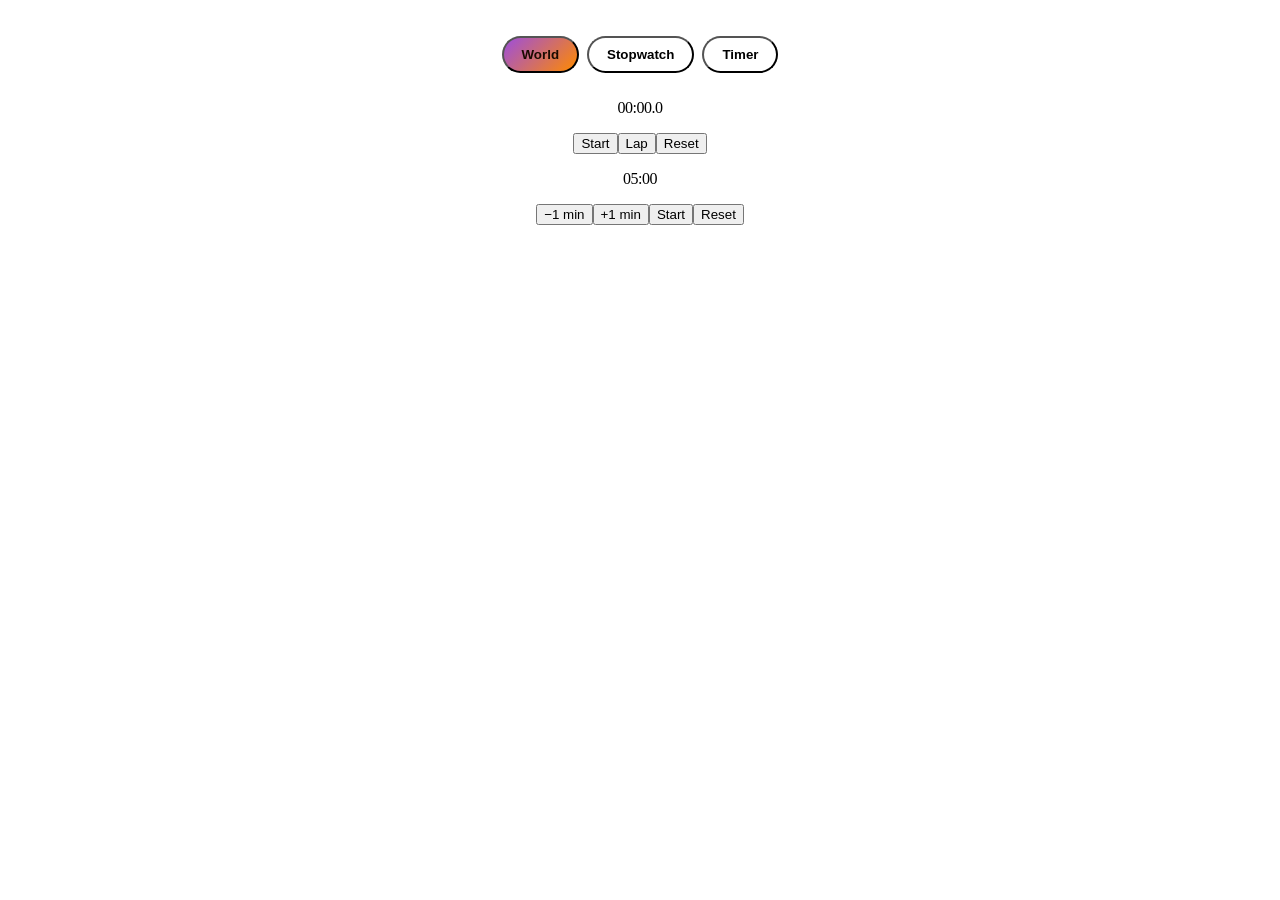
<file: layer/store/apps/clock/index.html>
<!doctype html><html><head><meta charset="utf-8"><title>Star Clock</title>
<script>document.write(`<link rel="stylesheet" href="${STARX_CONTEXT.web}/common/theme.css"><link rel="stylesheet" href="${STARX_CONTEXT.web}/apps/app.css"><script src="${STARX_CONTEXT.web}/common/starx.js"><\/script>`);</script>
<style>
 body{display:flex;flex-direction:column;align-items:center;padding:28px} .tabs{display:flex;gap:8px;margin-bottom:26px}
 .tabs button{padding:9px 18px;border-radius:99px;font-weight:700;background:rgba(255,255,255,.08)} .tabs button.on{background:linear-gradient(135deg,#9D4EDD,#FF8A00);color:#1a0a00}
 .big{font:200 88px var(--font);font-variant-numeric:tabular-nums;letter-spacing:-.03em} .zones{display:grid;grid-template-columns:repeat(3,1fr);gap:14px;width:min(760px,100%)}
 .zone{padding:18px;border-radius:22px} .zone b{font-size:34px;font-weight:300;display:block;font-variant-numeric:tabular-nums}
 .row{justify-content:center;margin-top:16px} #laps{margin-top:16px;width:320px;max-height:220px}
</style></head><body>
<div class="tabs"><button data-t="world" class="on">World</button><button data-t="stop">Stopwatch</button><button data-t="timer">Timer</button></div>
<section id="world"><div class="zones" id="zones"></div></section>
<section id="stop" class="hidden" style="text-align:center"><div class="big" id="sw">00:00.0</div><div class="row"><button class="btn primary" id="sw-go">Start</button><button class="btn" id="sw-lap">Lap</button><button class="btn" id="sw-reset">Reset</button></div><div class="scroll" id="laps"></div></section>
<section id="timer" class="hidden" style="text-align:center"><div class="big" id="tm">05:00</div><div class="row"><button class="btn" data-m="-1">−1 min</button><button class="btn" data-m="1">+1 min</button><button class="btn primary" id="tm-go">Start</button><button class="btn" id="tm-reset">Reset</button></div></section>
<script>
(function(){
 const S=StarX,$=S.$; const zones=[['Here',undefined],['Tokyo','Asia/Tokyo'],['London','Europe/London'],['New York','America/New_York'],['Sydney','Australia/Sydney'],['Dubai','Asia/Dubai']];
 function world(){ $('#zones').innerHTML=zones.map(([n,z])=>`<div class="zone glass strong fixed-bg"><span class="faint">${n}</span><b>${new Date().toLocaleTimeString([], {hour:'2-digit',minute:'2-digit',timeZone:z})}</b></div>`).join(''); }
 world(); setInterval(world, 10000);
 S.$$('.tabs button').forEach(b=>b.onclick=()=>{ S.$$('.tabs button').forEach(x=>x.classList.toggle('on',x===b)); ['world','stop','timer'].forEach(id=>$('#'+id).classList.toggle('hidden',id!==b.dataset.t)); S.spring($('#'+b.dataset.t),{y:20,opacity:0},{y:0,opacity:1}); });
 let swStart=0, swAcc=0, swRun=false, swT=null; const fmt=ms=>{ const m=Math.floor(ms/60000), s=Math.floor(ms%60000/1000), d=Math.floor(ms%1000/100); return String(m).padStart(2,'0')+':'+String(s).padStart(2,'0')+'.'+d; };
 const swNow=()=>swAcc+(swRun?Date.now()-swStart:0);
 $('#sw-go').onclick=()=>{ swRun=!swRun; if(swRun){swStart=Date.now(); swT=setInterval(()=>$('#sw').textContent=fmt(swNow()),100);} else {swAcc=swNow(); clearInterval(swT);} $('#sw-go').textContent=swRun?'Stop':'Start'; };
 $('#sw-lap').onclick=()=>{ $('#laps').insertAdjacentHTML('afterbegin',`<div class="list-row"><span class="grow">Lap ${$('#laps').children.length+1}</span><b>${fmt(swNow())}</b></div>`); };
 $('#sw-reset').onclick=()=>{ swRun=false; clearInterval(swT); swAcc=0; $('#sw').textContent=fmt(0); $('#laps').innerHTML=''; $('#sw-go').textContent='Start'; };
 let tmLeft=300, tmRun=false, tmT=null; const tfmt=s=>String(Math.floor(s/60)).padStart(2,'0')+':'+String(s%60).padStart(2,'0'); const tshow=()=>$('#tm').textContent=tfmt(tmLeft);
 S.$$('[data-m]').forEach(b=>b.onclick=()=>{ tmLeft=Math.max(60,tmLeft+60*+b.dataset.m); tshow(); });
 $('#tm-go').onclick=()=>{ tmRun=!tmRun; $('#tm-go').textContent=tmRun?'Pause':'Start'; clearInterval(tmT); if(tmRun) tmT=setInterval(()=>{ tmLeft--; tshow(); if(tmLeft<=0){ clearInterval(tmT); tmRun=false; $('#tm-go').textContent='Start'; tmLeft=300; S.toast('⏰ Time is up!'); S.launchBounce($('#tm'),4); } },1000); };
 $('#tm-reset').onclick=()=>{ clearInterval(tmT); tmRun=false; tmLeft=300; tshow(); $('#tm-go').textContent='Start'; };
})();
</script></body></html>
</file>
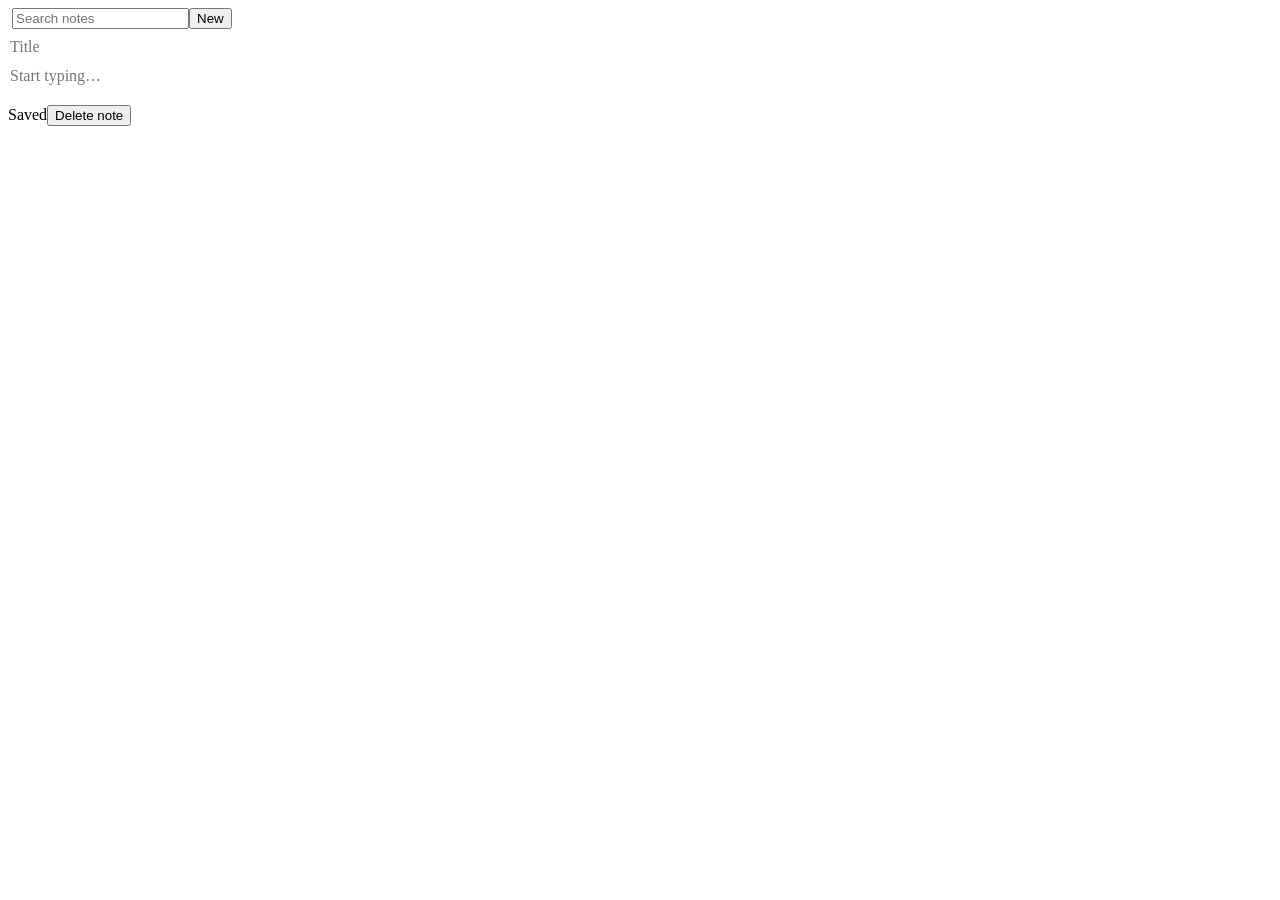
<file: layer/store/apps/notes/index.html>
<!doctype html><html><head><meta charset="utf-8"><title>Star Notes</title>
<script>document.write(`<link rel="stylesheet" href="${STARX_CONTEXT.web}/common/theme.css"><link rel="stylesheet" href="${STARX_CONTEXT.web}/apps/app.css"><script src="${STARX_CONTEXT.web}/common/starx.js"><\/script>`);</script>
<style>
 .layout{grid-template-columns:280px 1fr}
 .note{display:block;width:100%;text-align:left;padding:10px 12px;border-radius:12px;margin-bottom:4px}
 .note:hover{background:rgba(255,255,255,.07)} .note.on{background:rgba(255,138,0,.14);box-shadow:inset 0 0 0 1px rgba(255,159,67,.5)}
 .note b{display:block;white-space:nowrap;overflow:hidden;text-overflow:ellipsis} .note span{font-size:12px;color:var(--text-3)}
 #title{font:700 26px var(--font);background:none;border:0;outline:none;color:var(--text);width:100%;margin-bottom:8px}
 #body{width:100%;height:calc(100% - 70px);background:none;border:0;outline:none;color:var(--text);font:16px/1.6 var(--font);resize:none}
 .main{display:flex;flex-direction:column}
</style></head><body>
<div class="layout"><aside class="side"><div class="row" style="padding:0 4px 8px"><input class="field grow" id="q" placeholder="Search notes"><button class="btn small primary" id="new">New</button></div><div class="nav" id="list"></div></aside>
<main class="main"><input id="title" placeholder="Title"><textarea id="body" placeholder="Start typing…"></textarea><div class="row" style="justify-content:space-between"><span class="faint" id="saved">Saved</span><button class="btn small danger" id="del">Delete note</button></div></main></div>
<script>
(async function(){
 const S=StarX,$=S.$; let notes=(await S.call('appdata.get',{key:'notes'}).catch(()=>null))||[]; let cur=null, t=null;
 if(!notes.length) notes=[{id:Date.now(),title:'Welcome to Star Notes',body:'Notes save by themselves.\nMake a new one with the New button.',time:Date.now()}];
 const save=()=>{ clearTimeout(t); $('#saved').textContent='Saving…'; t=setTimeout(async()=>{ await S.call('appdata.set',{key:'notes',value:notes}).catch(e=>S.toast(e.message)); $('#saved').textContent='Saved'; },400); };
 function list(){ const q=$('#q').value.toLowerCase(); $('#list').innerHTML=notes.filter(n=>!q||(n.title+n.body).toLowerCase().includes(q)).sort((a,b)=>b.time-a.time).map(n=>`<button class="note ${cur&&n.id===cur.id?'on':''}" data-id="${n.id}"><b>${S.esc(n.title||'Untitled')}</b><span>${new Date(n.time).toLocaleString()}</span></button>`).join(''); }
 function open(n){ cur=n; $('#title').value=n.title; $('#body').value=n.body; list(); }
 $('#list').onclick=e=>{ const b=e.target.closest('.note'); if(b) open(notes.find(n=>n.id==b.dataset.id)); };
 $('#new').onclick=()=>{ const n={id:Date.now(),title:'',body:'',time:Date.now()}; notes.push(n); open(n); $('#title').focus(); save(); };
 $('#del').onclick=()=>{ if(!cur) return; notes=notes.filter(n=>n!==cur); save(); notes.length?open(notes[0]):$('#new').click(); };
 $('#title').oninput=()=>{ cur.title=$('#title').value; cur.time=Date.now(); list(); save(); };
 $('#body').oninput=()=>{ cur.body=$('#body').value; cur.time=Date.now(); save(); };
 $('#q').oninput=list; open(notes.sort((a,b)=>b.time-a.time)[0]);
})();
</script></body></html>
</file>
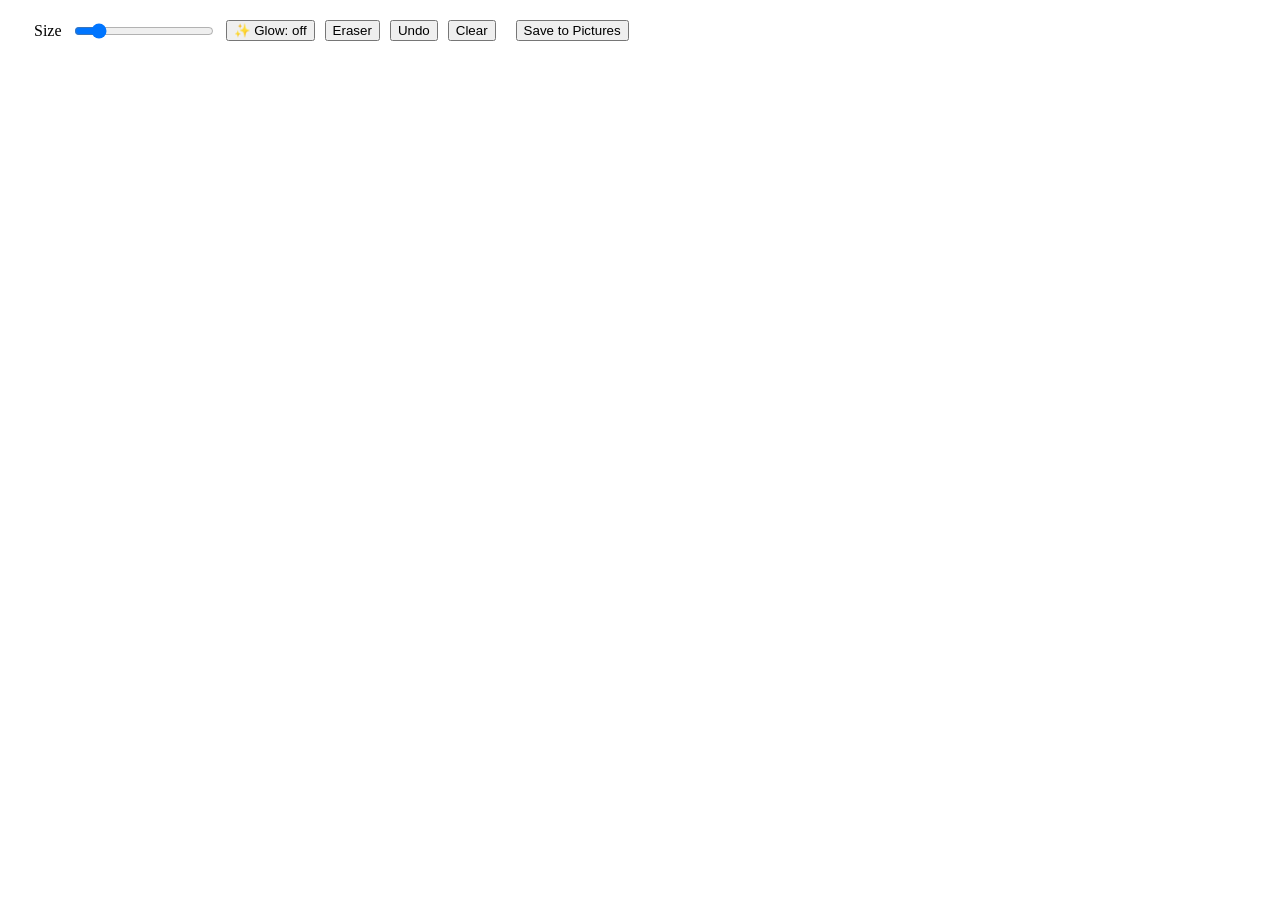
<file: layer/store/apps/paint/index.html>
<!doctype html><html><head><meta charset="utf-8"><title>Star Paint</title>
<script>document.write(`<link rel="stylesheet" href="${STARX_CONTEXT.web}/common/theme.css"><link rel="stylesheet" href="${STARX_CONTEXT.web}/apps/app.css"><script src="${STARX_CONTEXT.web}/common/starx.js"><\/script>`);</script>
<style>
 body{display:flex;flex-direction:column} .bar{display:flex;align-items:center;gap:10px;padding:12px 16px;border-bottom:1px solid var(--line);flex-wrap:wrap}
 .sw{width:30px;height:30px;border-radius:50%;box-shadow:inset 0 0 0 2px rgba(255,255,255,.3);transition:transform .3s var(--spring)} .sw.on{transform:scale(1.25);box-shadow:0 0 0 3px #fff}
 #wrap{flex:1;padding:16px;min-height:0} canvas{width:100%;height:100%;border-radius:18px;background:#fff;box-shadow:var(--shadow);cursor:crosshair;touch-action:none}
</style></head><body>
<div class="bar"><div id="sw" class="row"></div><span class="faint">Size</span><input type="range" class="slider" id="size" min="2" max="60" value="10" style="width:140px">
<button class="btn small" id="glow">✨ Glow: off</button><button class="btn small" id="eraser">Eraser</button><button class="btn small" id="undo">Undo</button><button class="btn small danger" id="clear">Clear</button><span class="grow"></span><button class="btn small primary" id="save">Save to Pictures</button></div>
<div id="wrap"><canvas id="c"></canvas></div>
<script>
(function(){
 const S=StarX,$=S.$, cv=$('#c'), ctx=cv.getContext('2d'); const colors=['#10002B','#7B2CBF','#C77DFF','#FF8A00','#FFD166','#FF6B81','#2BD48A','#4FA3FF','#ffffff'];
 let color='#7B2CBF', erase=false, glow=false, drawing=false, last=null; const undo=[];
 $('#sw').innerHTML=colors.map(c=>`<button class="sw ${c===color?'on':''}" data-c="${c}" style="background:${c}"></button>`).join('');
 $('#sw').onclick=e=>{ const b=e.target.closest('.sw'); if(!b) return; color=b.dataset.c; erase=false; S.$$('.sw').forEach(x=>x.classList.toggle('on',x===b)); S.boing(b,.3); };
 function fit(){ const img=cv.width?ctx.getImageData(0,0,cv.width,cv.height):null; const r=cv.getBoundingClientRect(); cv.width=r.width; cv.height=r.height; ctx.fillStyle='#fff'; ctx.fillRect(0,0,cv.width,cv.height); if(img) ctx.putImageData(img,0,0); }
 new ResizeObserver(fit).observe(cv);
 const pos=e=>{ const r=cv.getBoundingClientRect(); return {x:e.clientX-r.left,y:e.clientY-r.top}; };
 cv.onpointerdown=e=>{ drawing=true; last=pos(e); undo.push(ctx.getImageData(0,0,cv.width,cv.height)); if(undo.length>20) undo.shift(); cv.setPointerCapture(e.pointerId); line(last,last); };
 cv.onpointermove=e=>{ if(!drawing) return; const p=pos(e); line(last,p); last=p; };
 cv.onpointerup=()=>{ drawing=false; };
 function line(a,b){ ctx.lineCap='round'; ctx.lineJoin='round'; ctx.lineWidth=+$('#size').value; ctx.strokeStyle=erase?'#fff':color; ctx.shadowBlur=glow&&!erase?18:0; ctx.shadowColor=color; ctx.beginPath(); ctx.moveTo(a.x,a.y); ctx.lineTo(b.x,b.y); ctx.stroke(); }
 $('#glow').onclick=()=>{ glow=!glow; $('#glow').textContent='✨ Glow: '+(glow?'on':'off'); };
 $('#eraser').onclick=()=>{ erase=true; S.$$('.sw').forEach(x=>x.classList.remove('on')); };
 $('#undo').onclick=()=>{ const u=undo.pop(); if(u) ctx.putImageData(u,0,0); };
 $('#clear').onclick=()=>{ undo.push(ctx.getImageData(0,0,cv.width,cv.height)); ctx.fillStyle='#fff'; ctx.fillRect(0,0,cv.width,cv.height); };
 $('#save').onclick=async()=>{ try{ const p=await S.call('files.save_image',{name:'Star Paint '+new Date().toISOString().slice(0,10),data_url:cv.toDataURL('image/png')}); S.toast('Saved to '+p); }catch(e){ S.toast(e.message); } };
})();
</script></body></html>
</file>
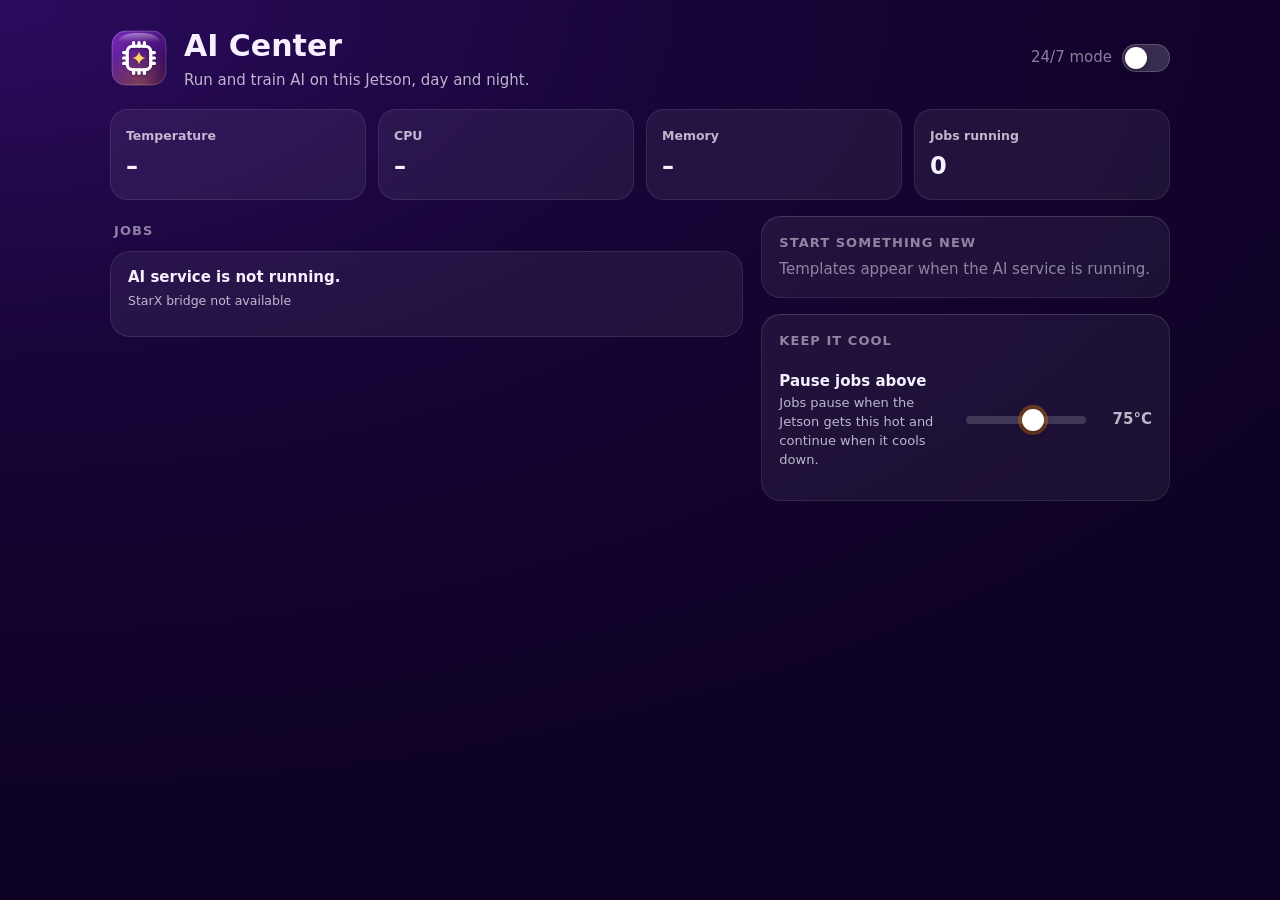
<file: layer/web/apps/ai/index.html>
<!doctype html>
<html>
<head>
<meta charset="utf-8">
<title>AI Center</title>
<link rel="stylesheet" href="../../common/theme.css">
<link rel="stylesheet" href="../app.css">
<style>
  body { overflow: auto; }
  .wrap { max-width: 1120px; margin: 0 auto; padding: 24px 30px 50px; }
  .head { display: flex; align-items: center; gap: 16px; margin-bottom: 18px; }
  .head img { width: 58px; height: 58px; }
  .head h1 { margin: 0; font-size: 30px; } .head p { margin: 2px 0 0; color: var(--text-2); }
  .cols { display: grid; grid-template-columns: 1.55fr 1fr; gap: 18px; align-items: start; }
  .job { padding: 16px 18px; border-radius: 20px; margin-bottom: 12px; background: rgba(255,255,255,.055); box-shadow: inset 0 0 0 1px rgba(255,255,255,.09); }
  .job .top { display: flex; align-items: center; gap: 10px; }
  .job .nm { font-weight: 750; font-size: 16px; }
  .job .sub { font-size: 12.5px; color: var(--text-2); margin: 4px 0 10px; }
  .job .acts { display: flex; gap: 6px; margin-top: 12px; flex-wrap: wrap; }
  .tpl { display: flex; gap: 12px; align-items: center; width: 100%; text-align: left; padding: 12px; border-radius: 16px; background: rgba(255,255,255,.06); margin-bottom: 8px; transition: transform .35s var(--spring); }
  .tpl:hover { background: rgba(255,255,255,.1); transform: translateX(4px); }
  .tpl .ti { width: 40px; height: 40px; border-radius: 12px; display: grid; place-items: center; background: var(--accent-grad); color: #1a0a00; flex: none; }
  .form { display: grid; gap: 10px; }
  .form label { font-size: 13px; color: var(--text-2); font-weight: 650; display: grid; gap: 5px; }
  .modal { position: fixed; inset: 0; background: rgba(8, 0, 20, .6); display: flex; align-items: center; justify-content: center; z-index: 20; }
  .modal .box { width: min(860px, 92vw); max-height: 80vh; padding: 20px; border-radius: 24px; display: flex; flex-direction: column; }
  .modal pre { flex: 1; overflow: auto; background: rgba(0,0,0,.35); border-radius: 14px; padding: 14px; font: 12.5px/1.5 var(--mono); white-space: pre-wrap; margin: 12px 0 0; }
</style>
</head>
<body>
<div class="wrap">
  <div class="head"><img src="../../icons/ai.svg" alt=""><div class="grow"><h1>AI Center</h1><p>Run and train AI on this Jetson, day and night.</p></div>
    <div class="row"><span class="faint">24/7 mode</span><button class="toggle" role="switch" id="t247" aria-checked="false"></button></div></div>
  <div class="big-stat" style="--n:4" id="stats"></div>
  <div class="cols">
    <section><div class="panel-title" style="margin:6px 4px 10px;font-size:13px;font-weight:750;letter-spacing:.08em;color:var(--text-3)">JOBS</div><div id="jobs"></div></section>
    <aside>
      <section class="card pad"><h2 style="margin-top:0">Start something new</h2><div id="tpls"></div><div id="form"></div></section>
      <section class="card pad"><h2 style="margin-top:0">Keep it cool</h2>
        <div class="item" style="border:0"><div class="txt"><div class="t">Pause jobs above</div><div class="s">Jobs pause when the Jetson gets this hot and continue when it cools down.</div></div>
        <div class="ctl"><input type="range" class="slider" id="tl" min="55" max="90" step="1" style="width:120px"><span class="val" id="tl-v"></span></div></div></section>
    </aside>
  </div>
</div>
<script src="../../common/starx.js"></script>
<script src="ai.js"></script>
</body>
</html>
</file>
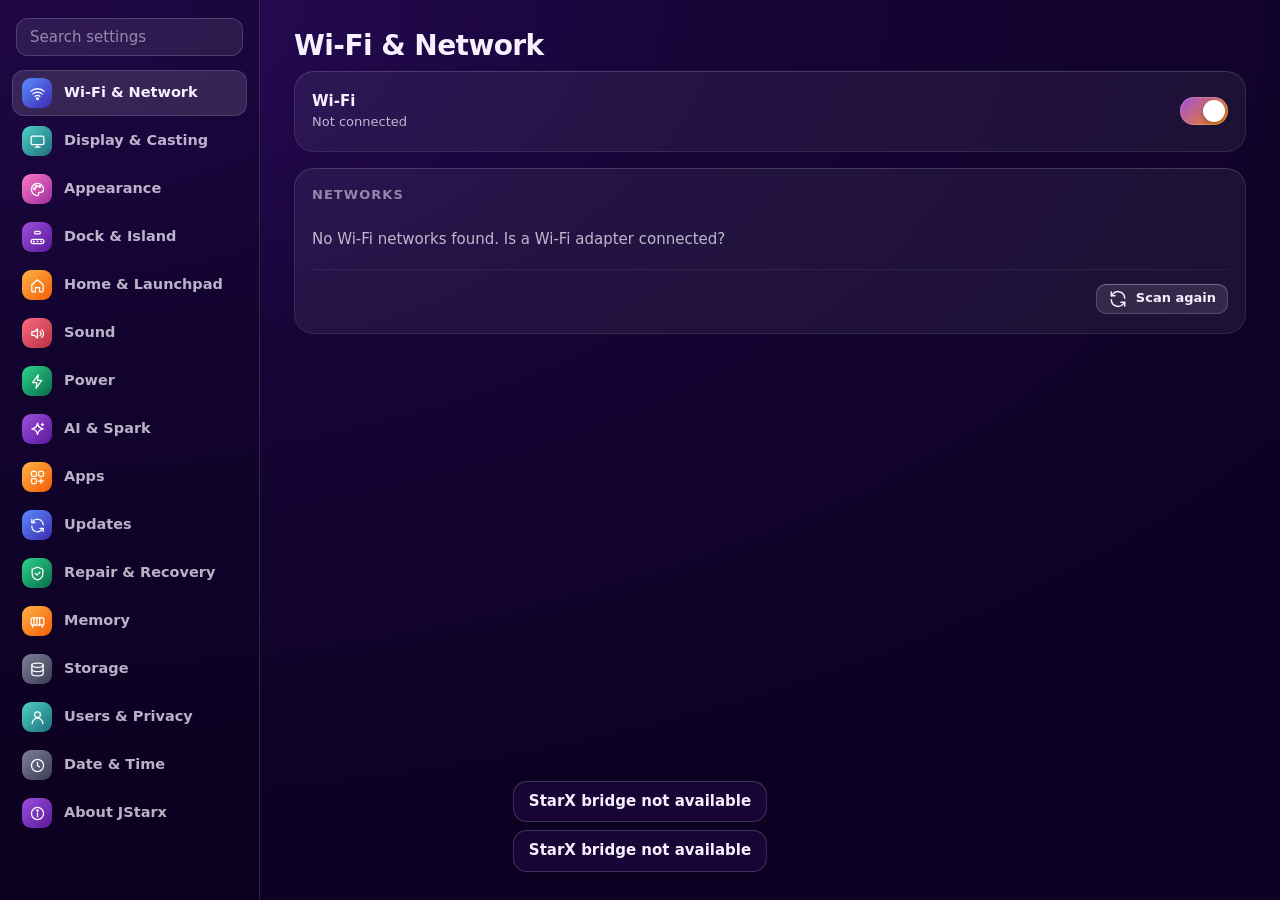
<file: layer/web/apps/settings/index.html>
<!doctype html>
<html>
<head>
<meta charset="utf-8">
<title>Settings</title>
<link rel="stylesheet" href="../../common/theme.css">
<link rel="stylesheet" href="../app.css">
</head>
<body>
<div class="layout">
  <aside class="side">
    <input class="field search" id="search" placeholder="Search settings" autocomplete="off">
    <nav class="nav" id="nav"></nav>
  </aside>
  <main class="main" id="main"></main>
</div>
<script src="../../common/starx.js"></script>
<script src="settings.js"></script>
</body>
</html>
</file>
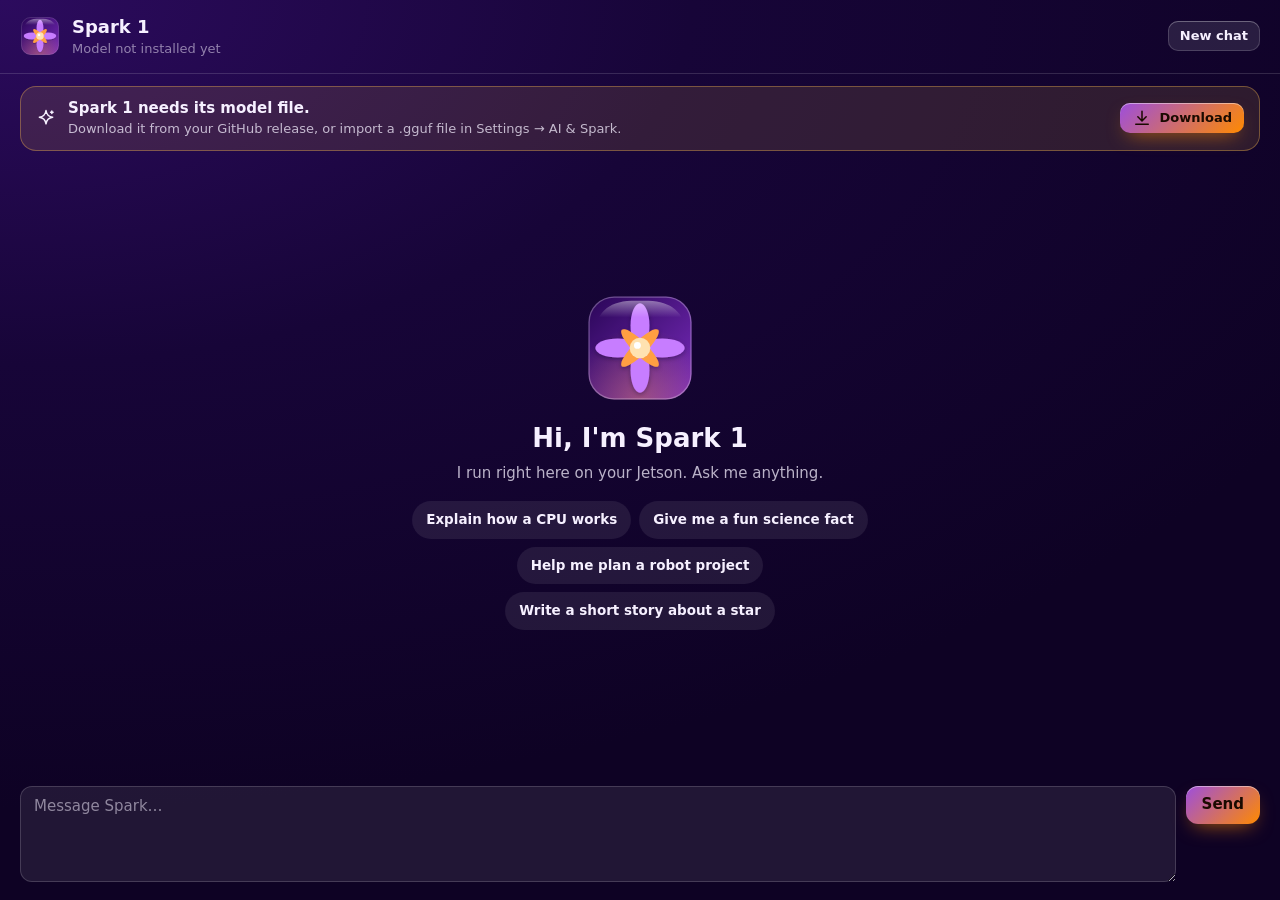
<file: layer/web/apps/spark/index.html>
<!doctype html>
<html>
<head>
<meta charset="utf-8">
<title>Spark</title>
<link rel="stylesheet" href="../../common/theme.css">
<link rel="stylesheet" href="../app.css">
<style>
  body { display: flex; flex-direction: column; }
  .bar { display: flex; align-items: center; gap: 12px; padding: 14px 20px; border-bottom: 1px solid var(--line); }
  .bar img { width: 40px; height: 40px; }
  .bar b { font-size: 18px; } .bar .faint { font-size: 13px; }
  .msgs { flex: 1; overflow: auto; padding: 22px 24px; display: flex; flex-direction: column; gap: 14px; }
  .m { max-width: 78%; padding: 12px 16px; border-radius: 20px; line-height: 1.55; white-space: pre-wrap; word-wrap: break-word; font-size: 15px; }
  .m.user { align-self: flex-end; background: linear-gradient(135deg, #9D4EDD, #7B2CBF); border-bottom-right-radius: 6px; }
  .m.spark { align-self: flex-start; background: rgba(255,255,255,.08); box-shadow: inset 0 0 0 1px rgba(255,255,255,.1); border-bottom-left-radius: 6px; }
  .m.err { background: rgba(255,107,129,.14); box-shadow: inset 0 0 0 1px rgba(255,107,129,.4); }
  .cursor { display: inline-block; width: 8px; height: 17px; background: var(--o-300); vertical-align: -3px; border-radius: 2px; animation: pulse 1s infinite; }
  .hello { margin: auto; text-align: center; max-width: 520px; }
  .hello img { width: 110px; height: 110px; }
  .hello h2 { font-size: 26px; margin: 10px 0 6px; }
  .sugs { display: flex; flex-wrap: wrap; gap: 8px; justify-content: center; margin-top: 16px; }
  .sugs button { padding: 9px 14px; border-radius: 99px; background: rgba(255,255,255,.08); font-weight: 600; font-size: 13.5px; }
  .sugs button:hover { background: rgba(255,255,255,.14); }
  form { display: flex; gap: 10px; padding: 14px 20px 18px; }
  form textarea { flex: 1; height: 48px; max-height: 160px; resize: none; padding: 13px 16px; border-radius: 18px; }
  .banner { margin: 12px 20px 0; padding: 12px 16px; border-radius: 16px; background: rgba(255,192,77,.12); box-shadow: inset 0 0 0 1px rgba(255,192,77,.35); display: flex; gap: 12px; align-items: center; }
</style>
</head>
<body>
<div class="bar"><img src="../../icons/spark.svg" alt=""><div class="grow"><b>Spark 1</b><div class="faint" id="state">Checking…</div></div>
  <button class="btn small" id="clear">New chat</button></div>
<div id="banner"></div>
<div class="msgs" id="msgs"></div>
<form id="f"><textarea class="field" id="q" placeholder="Message Spark…" rows="1"></textarea><button class="btn primary" id="send">Send</button></form>
<script src="../../common/starx.js"></script>
<script>
(async function () {
  'use strict';
  const S = window.StarX, $ = S.$, esc = S.esc;
  let chat = (await S.call('appdata.get', { key: 'chat' }).catch(() => null)) || [];
  let req = null, live = null, liveText = '';

  function hello() {
    return `<div class="hello"><img src="../../icons/spark.svg" alt=""><h2>Hi, I'm Spark 1</h2><div class="muted">I run right here on your Jetson. Ask me anything.</div>
      <div class="sugs">${['Explain how a CPU works', 'Give me a fun science fact', 'Help me plan a robot project', 'Write a short story about a star'].map(t => `<button>${t}</button>`).join('')}</div></div>`;
  }
  function render() {
    $('#msgs').innerHTML = chat.length ? chat.map(m => `<div class="m ${m.role === 'user' ? 'user' : 'spark'} ${m.error ? 'err' : ''}">${esc(m.content)}</div>`).join('') : hello();
    $('#msgs').scrollTop = 1e9;
  }
  async function status() {
    let st = {}; try { st = await S.call('spark.status'); } catch (e) { }
    const ok = st.engine === 'ok';
    $('#state').textContent = ok ? 'Running on this Jetson' : st.state === 'downloading' ? `Downloading model… ${st.progress || 0}%` : 'Model not installed yet';
    $('#banner').innerHTML = ok ? '' : `<div class="banner">${S.icon('sparkle')}<div class="grow"><b>Spark 1 needs its model file.</b><div class="muted" style="font-size:13px">Download it from your GitHub release, or import a .gguf file in Settings → AI & Spark.</div></div>
      <button class="btn small primary" id="get">${S.icon('download')} Download</button></div>`;
    const g = $('#get'); if (g) g.onclick = async () => { try { await S.call('spark.download'); S.toast('Downloading Spark 1…'); } catch (e) { S.toast(e.message); } status(); };
  }
  const save = () => S.call('appdata.set', { key: 'chat', value: chat.slice(-60) }).catch(() => { });

  async function send(text) {
    text = text.trim(); if (!text || req) return;
    chat.push({ role: 'user', content: text }); render();
    $('#q').value = '';
    live = S.h(`<div class="m spark"><span class="cursor"></span></div>`); $('#msgs').appendChild(live);
    S.spring(live, { y: 16, scale: .9, opacity: 0 }, { y: 0, scale: 1, opacity: 1 });
    liveText = '';
    try { const r = await S.call('spark.chat', { messages: chat.filter(m => !m.error).map(m => ({ role: m.role, content: m.content })) }); req = r.req; }
    catch (e) { finish(e.message); }
  }
  function finish(error) {
    if (error) chat.push({ role: 'assistant', content: error, error: true });
    else chat.push({ role: 'assistant', content: liveText || '…' });
    req = null; live = null; save(); render();
  }
  S.on('spark-token', d => { if (d.req !== req || !live) return; liveText += d.text; live.innerHTML = esc(liveText) + '<span class="cursor"></span>'; $('#msgs').scrollTop = 1e9; });
  S.on('spark-done', d => { if (d.req !== req) return; finish(d.error); });

  $('#f').addEventListener('submit', e => { e.preventDefault(); send($('#q').value); });
  $('#q').addEventListener('keydown', e => { if (e.key === 'Enter' && !e.shiftKey) { e.preventDefault(); send($('#q').value); } });
  $('#msgs').addEventListener('click', e => { const b = e.target.closest('.sugs button'); if (b) send(b.textContent); });
  $('#clear').onclick = () => { if (req) S.send('spark.stop', { req }); req = null; chat = []; save(); render(); };
  render(); status(); setInterval(() => { if (!document.hidden) status(); }, 15000);
})();
</script>
</body>
</html>
</file>
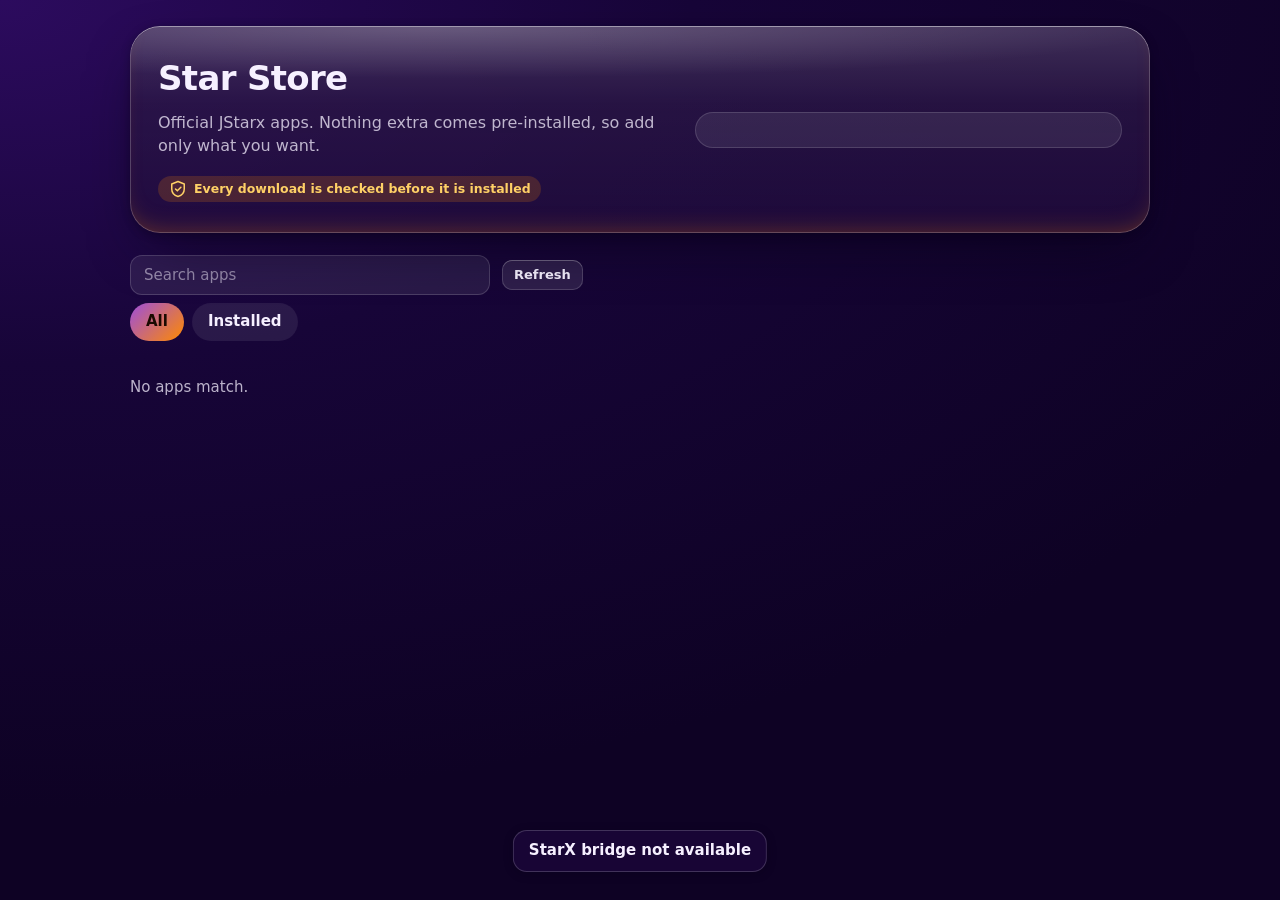
<file: layer/web/apps/store/index.html>
<!doctype html>
<html>
<head>
<meta charset="utf-8">
<title>Star Store</title>
<link rel="stylesheet" href="../../common/theme.css">
<link rel="stylesheet" href="../app.css">
<style>
  body { overflow: auto; }
  .wrap { max-width: 1080px; margin: 0 auto; padding: 26px 30px 50px; }
  .hero { display: grid; grid-template-columns: 1.2fr 1fr; gap: 24px; align-items: center; padding: 28px; border-radius: 30px; margin-bottom: 22px; }
  .hero h1 { margin: 0; font-size: 34px; letter-spacing: -.02em; }
  .hero p { color: var(--text-2); margin: 8px 0 18px; font-size: 16px; }
  .feat { display: flex; gap: 16px; align-items: center; padding: 18px; border-radius: 22px; background: rgba(255,255,255,.08); box-shadow: inset 0 0 0 1px rgba(255,255,255,.14); }
  .feat img { width: 84px; height: 84px; }
  .chips { display: flex; gap: 8px; margin: 6px 0 18px; flex-wrap: wrap; }
  .chips button { padding: 8px 16px; border-radius: 99px; font-weight: 700; background: rgba(255,255,255,.08); }
  .chips button.on { background: linear-gradient(135deg, #9D4EDD, #FF8A00); color: #1a0a00; }
  .grid { display: grid; grid-template-columns: repeat(auto-fill, minmax(300px, 1fr)); gap: 14px; }
  .app-card { display: flex; gap: 14px; align-items: center; padding: 16px; border-radius: 22px; background: rgba(255,255,255,.055);
    box-shadow: inset 0 0 0 1px rgba(255,255,255,.09); transition: transform .4s var(--spring), background .2s; }
  .app-card:hover { transform: translateY(-3px); background: rgba(255,255,255,.08); }
  .app-card img { width: 64px; height: 64px; flex: none; }
  .app-card .nm { font-weight: 750; font-size: 16px; }
  .app-card .ds { font-size: 13px; color: var(--text-2); margin: 2px 0 8px; }
  .app-card .meta { display: flex; gap: 6px; flex-wrap: wrap; }
  .app-card .act { margin-left: auto; display: flex; flex-direction: column; gap: 6px; align-items: flex-end; flex: none; }
  .prog { font-size: 12px; color: var(--o-200); max-width: 160px; text-align: right; }
  .top { display: flex; align-items: center; gap: 12px; margin-bottom: 8px; }
  .top input { flex: 1; max-width: 360px; }
</style>
</head>
<body>
<div class="wrap">
  <section class="hero glass strong fixed-bg">
    <div><h1>Star Store</h1><p>Official JStarx apps. Nothing extra comes pre-installed, so add only what you want.</p>
      <div class="chip accent"></div></div>
    <div class="feat" id="feat"></div>
  </section>
  <div class="top"><input class="field" id="q" placeholder="Search apps"><button class="btn small" id="refresh">Refresh</button><span class="faint" id="note"></span></div>
  <div class="chips" id="cats"></div>
  <div class="grid" id="grid"></div>
</div>
<script src="../../common/starx.js"></script>
<script src="store.js"></script>
</body>
</html>
</file>
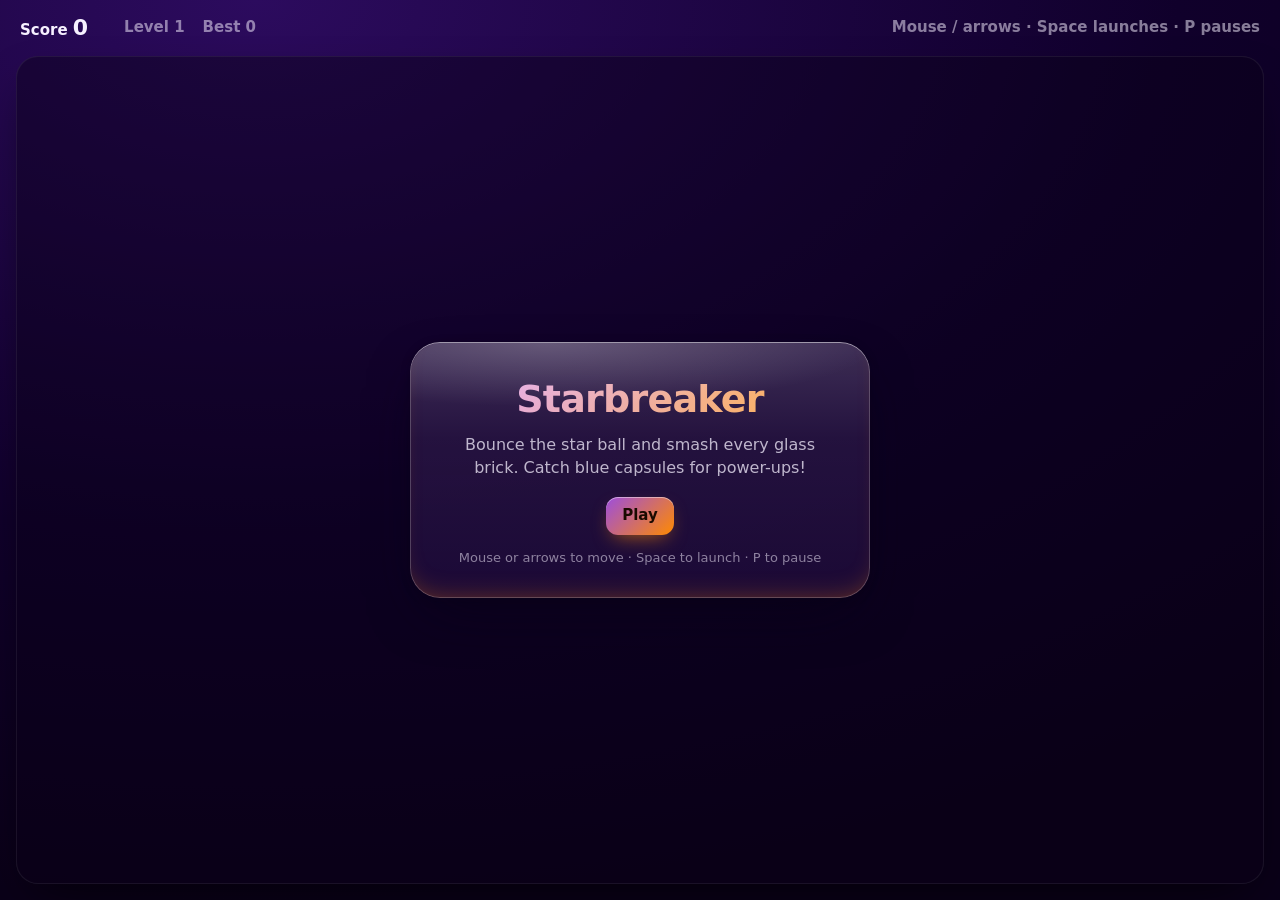
<file: layer/web/games/breaker/index.html>
<!doctype html>
<html><head><meta charset="utf-8"><title>Starbreaker</title>
<link rel="stylesheet" href="../../common/theme.css"><link rel="stylesheet" href="../games.css"></head>
<body>
<div class="hud"><span>Score <span class="score" id="score">0</span></span><span id="lives"></span><span class="faint">Level <span id="lvl">1</span></span><span class="faint">Best <span id="best">0</span></span><span class="grow"></span><span class="faint">Mouse / arrows · Space launches · P pauses</span></div>
<div class="stage"><canvas id="game"></canvas><div id="overlay"></div></div>
<script src="../../common/starx.js"></script><script src="../games.js"></script>
<script>
(function () {
  const G = window.Game, S = window.StarX;
  const ROW_COLORS = ['#C77DFF', '#9D4EDD', '#7B2CBF', '#FF9F43', '#FF8A00', '#F25C05'];
  const LEVELS = [
    r => true,
    (r, c, cols) => (r + c) % 2 === 0 || r < 2,
    (r, c, cols) => Math.abs(c - (cols - 1) / 2) <= r + 1,
  ];
  let paddle, balls, bricks, drops, score, lives, level, t, mouseX = null, wideT = 0;
  function build() {
    bricks = []; const cols = 10, rows = 6, gap = 8, bw = (G.w - 80 - gap * (cols - 1)) / cols, bh = 24;
    const pattern = LEVELS[(level - 1) % LEVELS.length];
    for (let r = 0; r < rows; r++) for (let c = 0; c < cols; c++) if (pattern(r, c, cols))
      bricks.push({ x: 40 + c * (bw + gap), y: 60 + r * (bh + gap), w: bw, h: bh, color: ROW_COLORS[r], hp: level > 1 && r < 1 ? 2 : 1, hit: 0 });
  }
  function serve() { balls = [{ x: paddle.x, y: paddle.y - 14, vx: 0, vy: 0, stuck: true }]; }
  function reset() { paddle = { x: G.w / 2, y: G.h - 40, w: 120 }; score = 0; lives = 3; level = 1; t = 0; drops = []; build(); serve(); hud(); }
  function hud() { document.getElementById('score').textContent = score; document.getElementById('lives').innerHTML = '❤️'.repeat(Math.max(0, lives)); document.getElementById('lvl').textContent = level; }
  function speed() { return 430 + level * 40; }
  function launch(b) { const a = -Math.PI / 2 + (Math.random() - .5) * .6; b.vx = Math.cos(a) * speed(); b.vy = Math.sin(a) * speed(); b.stuck = false; }
  function update(dt) {
    if (G.pressed.has('KeyP') || G.pressed.has('Escape')) return G.pause(true);
    t += dt;
    wideT = Math.max(0, wideT - dt); const pw = wideT > 0 ? 190 : 120; paddle.w += (pw - paddle.w) * Math.min(1, dt * 8);
    if (G.left()) paddle.x -= 700 * dt; else if (G.right()) paddle.x += 700 * dt; else if (mouseX != null) paddle.x += (mouseX - paddle.x) * Math.min(1, dt * 18);
    paddle.x = Math.max(paddle.w / 2 + 10, Math.min(G.w - paddle.w / 2 - 10, paddle.x)); paddle.y = G.h - 40;
    if (G.pressed.has('Space')) balls.forEach(b => b.stuck && launch(b));
    balls.forEach(b => {
      if (b.stuck) { b.x = paddle.x; b.y = paddle.y - 14; return; }
      b.x += b.vx * dt; b.y += b.vy * dt;
      if (b.x < 9) { b.x = 9; b.vx = Math.abs(b.vx); } if (b.x > G.w - 9) { b.x = G.w - 9; b.vx = -Math.abs(b.vx); } if (b.y < 9) { b.y = 9; b.vy = Math.abs(b.vy); }
      if (b.vy > 0 && b.y > paddle.y - 16 && b.y < paddle.y + 6 && Math.abs(b.x - paddle.x) < paddle.w / 2 + 8) {
        const k = (b.x - paddle.x) / (paddle.w / 2), a = -Math.PI / 2 + k * 1.05, sp = Math.hypot(b.vx, b.vy);
        b.vx = Math.cos(a) * sp; b.vy = Math.sin(a) * sp; paddle.squash = 1;
      }
      for (const br of bricks) {
        if (br.dead || b.x < br.x - 8 || b.x > br.x + br.w + 8 || b.y < br.y - 8 || b.y > br.y + br.h + 8) continue;
        const ox = Math.min(b.x - (br.x - 8), br.x + br.w + 8 - b.x), oy = Math.min(b.y - (br.y - 8), br.y + br.h + 8 - b.y);
        if (ox < oy) b.vx = -b.vx; else b.vy = -b.vy;
        br.hp--; br.hit = 1;
        if (br.hp <= 0) { br.dead = true; score += 10 * level; G.burst(br.x + br.w / 2, br.y + br.h / 2, br.color, 16);
          if (Math.random() < .12) drops.push({ x: br.x + br.w / 2, y: br.y, kind: Math.random() < .5 ? 'wide' : 'multi' }); }
        hud(); S.spring(document.getElementById('score'), { scale: 1.3 }, { scale: 1 }, { damping: .4 });
        break;
      }
    });
    drops.forEach(d => { d.y += 170 * dt; if (Math.abs(d.y - paddle.y) < 14 && Math.abs(d.x - paddle.x) < paddle.w / 2 + 10) { d.dead = true;
      if (d.kind === 'wide') wideT = 10; else { const b0 = balls.find(b => !b.stuck) || balls[0]; for (let i = 0; i < 2; i++) { const nb = { x: b0.x, y: b0.y, stuck: false }; launch(nb); balls.push(nb); } }
      G.burst(d.x, d.y, '#4FD1FF', 24); } });
    drops = drops.filter(d => !d.dead && d.y < G.h + 20);
    balls = balls.filter(b => b.y < G.h + 20);
    if (!balls.length) { lives--; G.shake = 14; hud(); if (lives <= 0) return over(); serve(); }
    bricks.forEach(br => { br.hit = Math.max(0, br.hit - dt * 4); });
    paddle.squash = Math.max(0, (paddle.squash || 0) - dt * 5);
    if (bricks.every(b => b.dead)) { level++; hud(); build(); serve(); G.screen(`Level ${level}`, 'Nice! The ball gets faster.', '<div class="keys">Space or click to continue</div>'); G.stop(); G.levelPause = true; }
  }
  function over() { G.stop(); const rec = G.saveBest(score); G.screen('Game over', `Score <b>${score}</b>${rec ? ' · New best! 🎉' : ''}`, '<button class="btn primary" style="margin-top:12px">Play again</button>'); }
  function draw(c) {
    c.clearRect(0, 0, G.w, G.h);
    bricks.forEach(br => {
      if (br.dead) return;
      const s = 1 + br.hit * .12; c.save(); c.translate(br.x + br.w / 2, br.y + br.h / 2); c.scale(s, 1 / s);
      const g = c.createLinearGradient(0, -br.h / 2, 0, br.h / 2); g.addColorStop(0, br.color); g.addColorStop(1, br.hp > 1 ? '#3C096C' : 'rgba(16,0,43,.8)');
      c.fillStyle = g; G.roundRect(c, -br.w / 2, -br.h / 2, br.w, br.h, 7); c.fill();
      c.fillStyle = 'rgba(255,255,255,.28)'; G.roundRect(c, -br.w / 2 + 3, -br.h / 2 + 3, br.w - 6, br.h * .32, 5); c.fill();
      c.restore();
    });
    drops.forEach(d => { c.shadowColor = '#4FD1FF'; c.shadowBlur = 14; c.fillStyle = '#4FD1FF'; G.roundRect(c, d.x - 16, d.y - 8, 32, 16, 8); c.fill(); c.shadowBlur = 0;
      c.fillStyle = '#10002B'; c.font = '700 11px Inter'; c.textAlign = 'center'; c.fillText(d.kind === 'wide' ? 'WIDE' : '×3', d.x, d.y + 4); });
    const sq = paddle.squash || 0; c.save(); c.translate(paddle.x, paddle.y); c.scale(1 + sq * .08, 1 - sq * .25);
    const pg = c.createLinearGradient(-paddle.w / 2, 0, paddle.w / 2, 0); pg.addColorStop(0, '#9D4EDD'); pg.addColorStop(1, '#FF8A00');
    c.shadowColor = '#FF8A00'; c.shadowBlur = 18; c.fillStyle = pg; G.roundRect(c, -paddle.w / 2, -8, paddle.w, 16, 8); c.fill(); c.restore();
    balls.forEach(b => { c.shadowColor = '#FFD166'; c.shadowBlur = 20; c.fillStyle = '#FFF1D6'; c.beginPath(); c.arc(b.x, b.y, 8, 0, 6.283); c.fill(); });
    c.shadowBlur = 0;
  }
  G.init('breaker', update, draw);
  document.getElementById('game').addEventListener('pointermove', e => { const r = e.target.getBoundingClientRect(); mouseX = e.clientX - r.left; });
  document.getElementById('game').addEventListener('click', () => balls && balls.forEach(b => b.stuck && launch(b)));
  const begin = () => { reset(); G.start(); };
  const go = () => { if (G.levelPause) { G.levelPause = false; G.start(); } else if (G.paused) G.pause(false); else begin(); };
  document.getElementById('overlay').addEventListener('click', go);
  addEventListener('keydown', e => { if (!G.running && (e.code === 'Space' || e.code === 'Enter')) go(); else if (G.paused && (e.code === 'KeyP' || e.code === 'Space')) G.pause(false); });
  setTimeout(() => G.screen('Starbreaker', 'Bounce the star ball and smash every glass brick. Catch blue capsules for power-ups!', '<button class="btn primary" style="margin-top:12px">Play</button><div class="keys">Mouse or arrows to move · Space to launch · P to pause</div>'), 50);
})();
</script></body></html>
</file>
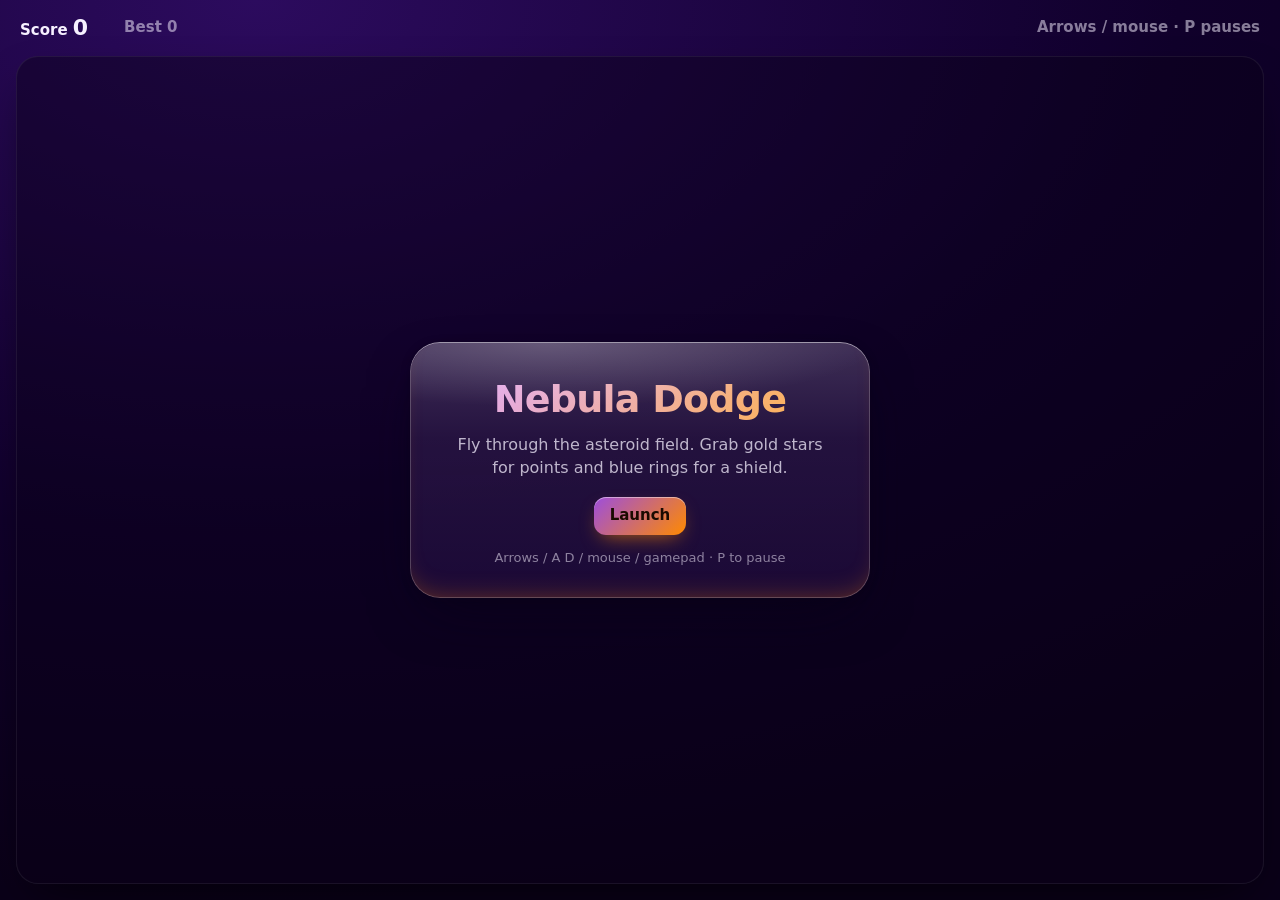
<file: layer/web/games/dodge/index.html>
<!doctype html>
<html><head><meta charset="utf-8"><title>Nebula Dodge</title>
<link rel="stylesheet" href="../../common/theme.css"><link rel="stylesheet" href="../games.css"></head>
<body>
<div class="hud"><span>Score <span class="score" id="score">0</span></span><span id="lives"></span><span class="faint">Best <span id="best">0</span></span><span class="grow"></span><span class="faint">Arrows / mouse · P pauses</span></div>
<div class="stage"><canvas id="game"></canvas><div id="overlay"></div></div>
<script src="../../common/starx.js"></script><script src="../games.js"></script>
<script>
(function () {
  const G = window.Game, S = window.StarX;
  let ship, rocks, stars, powers, bg, score, lives, inv, spawnT, starT, t, alive, shield, mouseX = null;
  function reset() {
    ship = { x: G.w / 2, y: G.h - 70, vx: 0 }; rocks = []; stars = []; powers = []; score = 0; lives = 3; inv = 0; spawnT = 0; starT = 0; t = 0; alive = true; shield = false;
    bg = Array.from({ length: 120 }, () => ({ x: Math.random() * G.w, y: Math.random() * G.h, z: .3 + Math.random() * 1.2 }));
    hud();
  }
  function hud() {
    document.getElementById('score').textContent = Math.floor(score);
    document.getElementById('lives').innerHTML = '❤️'.repeat(Math.max(0, lives)) + (shield ? ' 🛡️' : '');
  }
  function rock() {
    const r = 14 + Math.random() * 30, pts = Array.from({ length: 9 }, (_, i) => { const a = i / 9 * 6.283; return [Math.cos(a) * r * (.75 + Math.random() * .3), Math.sin(a) * r * (.75 + Math.random() * .3)]; });
    rocks.push({ x: Math.random() * G.w, y: -r, r, pts, vy: 120 + Math.random() * 120 + t * 4, vx: (Math.random() - .5) * 60, rot: 0, vr: (Math.random() - .5) * 2 });
  }
  function hit() {
    if (inv > 0) return;
    if (shield) { shield = false; inv = 1; G.burst(ship.x, ship.y, '#4FD1FF', 30); hud(); return; }
    lives--; inv = 1.8; G.shake = 16; G.burst(ship.x, ship.y, '#FF8A00', 40, 300); hud();
    if (lives <= 0) {
      alive = false; const sc = Math.floor(score), rec = G.saveBest(sc);
      setTimeout(() => { G.stop(); G.screen('Ship down!', `You scored <b>${sc}</b>${rec ? ' · New best! 🎉' : ''}`, '<button class="btn primary" style="margin-top:12px">Fly again</button>'); }, 900);
    }
  }
  function update(dt) {
    if (G.pressed.has('KeyP') || G.pressed.has('Escape')) return G.pause(true);
    t += dt; if (!alive) return;
    score += dt * 10;
    const acc = 1900;
    if (G.left()) ship.vx -= acc * dt; else if (G.right()) ship.vx += acc * dt; else if (mouseX != null) ship.vx += (mouseX - ship.x) * 14 * dt;
    ship.vx *= Math.pow(.02, dt); ship.x = Math.max(20, Math.min(G.w - 20, ship.x + ship.vx * dt)); ship.y = G.h - 70;
    bg.forEach(s => { s.y += 60 * s.z * dt * (1 + t / 60); if (s.y > G.h) { s.y = 0; s.x = Math.random() * G.w; } });
    spawnT -= dt; if (spawnT <= 0) { rock(); spawnT = Math.max(.18, .75 - t / 90); }
    starT -= dt; if (starT <= 0) { stars.push({ x: 30 + Math.random() * (G.w - 60), y: -20, vy: 160 }); starT = 1.6; if (Math.random() < .12) powers.push({ x: 40 + Math.random() * (G.w - 80), y: -20, vy: 140 }); }
    rocks.forEach(r => { r.y += r.vy * dt; r.x += r.vx * dt; r.rot += r.vr * dt; if (Math.hypot(r.x - ship.x, r.y - ship.y) < r.r * .8 + 14) { r.dead = true; G.burst(r.x, r.y, '#9D4EDD', 16); hit(); } });
    stars.forEach(s => { s.y += s.vy * dt; if (Math.hypot(s.x - ship.x, s.y - ship.y) < 30) { s.dead = true; score += 25; G.burst(s.x, s.y, '#FFD166', 20); const el = document.getElementById('score'); S.spring(el, { scale: 1.5 }, { scale: 1 }, { damping: .35 }); } });
    powers.forEach(p => { p.y += p.vy * dt; if (Math.hypot(p.x - ship.x, p.y - ship.y) < 30) { p.dead = true; shield = true; G.burst(p.x, p.y, '#4FD1FF', 26); hud(); } });
    rocks = rocks.filter(r => !r.dead && r.y < G.h + 60); stars = stars.filter(s => !s.dead && s.y < G.h + 30); powers = powers.filter(p => !p.dead && p.y < G.h + 30);
    inv = Math.max(0, inv - dt);
    if (Math.floor(t * 10) % 5 === 0) hud();
  }
  function draw(c) {
    c.clearRect(0, 0, G.w, G.h);
    bg.forEach(s => { c.fillStyle = `rgba(255,255,255,${.25 * s.z})`; c.fillRect(s.x, s.y, s.z * 1.6, s.z * 1.6); });
    stars.forEach(s => { c.shadowColor = '#FFD166'; c.shadowBlur = 16; G.star(c, s.x, s.y, 12, '#FFD166', t * 2); });
    powers.forEach(p => { c.shadowColor = '#4FD1FF'; c.shadowBlur = 16; c.strokeStyle = '#4FD1FF'; c.lineWidth = 3; c.beginPath(); c.arc(p.x, p.y, 12, 0, 6.283); c.stroke(); });
    c.shadowBlur = 0;
    rocks.forEach(r => {
      c.save(); c.translate(r.x, r.y); c.rotate(r.rot);
      const g = c.createLinearGradient(-r.r, -r.r, r.r, r.r); g.addColorStop(0, '#7B5BA6'); g.addColorStop(1, '#2A1747');
      c.fillStyle = g; c.beginPath(); r.pts.forEach(([x, y], i) => i ? c.lineTo(x, y) : c.moveTo(x, y)); c.closePath(); c.fill();
      c.strokeStyle = 'rgba(255,255,255,.18)'; c.stroke(); c.restore();
    });
    if (alive && !(inv > 0 && Math.floor(t * 12) % 2)) {
      c.save(); c.translate(ship.x, ship.y); c.rotate(ship.vx / 2000);
      c.shadowColor = '#FF8A00'; c.shadowBlur = 20; c.fillStyle = '#FF9F43'; c.beginPath(); c.moveTo(-6, 18); c.lineTo(6, 18); c.lineTo(0, 30 + Math.random() * 10); c.fill();
      c.shadowColor = '#C77DFF'; c.fillStyle = '#F3E8FF'; c.beginPath(); c.moveTo(0, -24); c.quadraticCurveTo(14, -4, 12, 18); c.lineTo(-12, 18); c.quadraticCurveTo(-14, -4, 0, -24); c.fill();
      c.fillStyle = '#7B2CBF'; c.beginPath(); c.arc(0, -4, 5, 0, 6.283); c.fill();
      if (shield) { c.strokeStyle = 'rgba(79,209,255,.8)'; c.lineWidth = 2.5; c.beginPath(); c.arc(0, 0, 32, 0, 6.283); c.stroke(); }
      c.restore();
    }
    c.shadowBlur = 0;
  }
  G.init('dodge', update, draw);
  document.getElementById('game').addEventListener('pointermove', e => { const r = e.target.getBoundingClientRect(); mouseX = e.clientX - r.left; });
  const begin = () => { reset(); G.start(); };
  document.getElementById('overlay').addEventListener('click', () => G.paused ? G.pause(false) : begin());
  addEventListener('keydown', e => { if (!G.running && (e.code === 'Space' || e.code === 'Enter')) begin(); else if (G.paused && (e.code === 'KeyP' || e.code === 'Space')) G.pause(false); });
  setTimeout(() => G.screen('Nebula Dodge', 'Fly through the asteroid field. Grab gold stars for points and blue rings for a shield.', '<button class="btn primary" style="margin-top:12px">Launch</button><div class="keys">Arrows / A D / mouse / gamepad · P to pause</div>'), 50);
})();
</script></body></html>
</file>
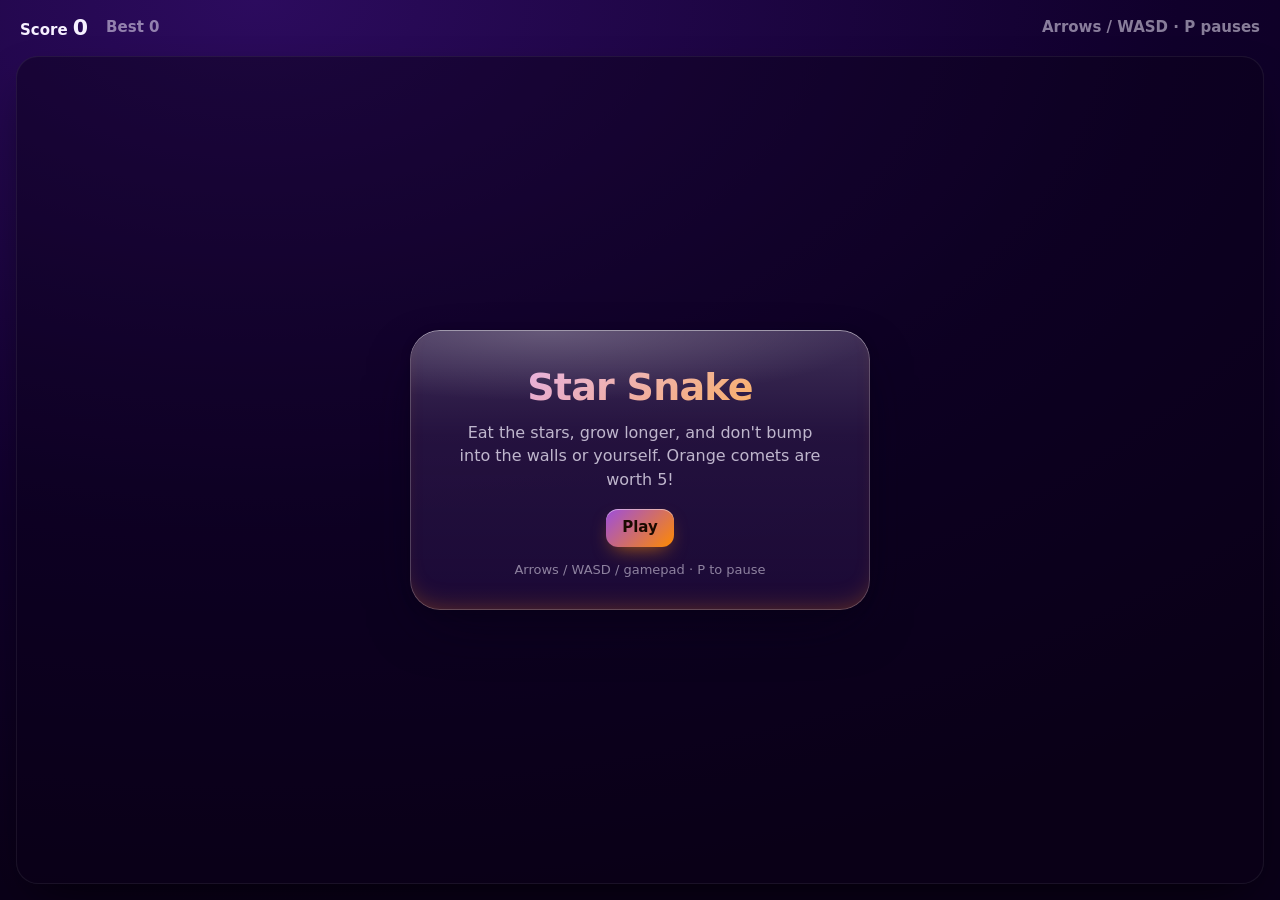
<file: layer/web/games/snake/index.html>
<!doctype html>
<html><head><meta charset="utf-8"><title>Star Snake</title>
<link rel="stylesheet" href="../../common/theme.css"><link rel="stylesheet" href="../games.css"></head>
<body>
<div class="hud"><span>Score <span class="score" id="score">0</span></span><span class="faint">Best <span id="best">0</span></span><span class="grow"></span><span class="faint">Arrows / WASD · P pauses</span></div>
<div class="stage"><canvas id="game"></canvas><div id="overlay"></div></div>
<script src="../../common/starx.js"></script><script src="../games.js"></script>
<script>
(function () {
  const G = window.Game, S = window.StarX;
  const CELL = 26;
  let cols, rows, snake, dir, queue, food, bonus, score, stepT, speed, alive, t = 0;
  function free() { let p; do { p = { x: Math.floor(Math.random() * cols), y: Math.floor(Math.random() * rows) }; } while (snake.some(s => s.x === p.x && s.y === p.y)); return p; }
  function reset() {
    cols = Math.max(12, Math.floor(G.w / CELL)); rows = Math.max(10, Math.floor(G.h / CELL));
    const cx = Math.floor(cols / 3), cy = Math.floor(rows / 2);
    snake = [{ x: cx, y: cy }, { x: cx - 1, y: cy }, { x: cx - 2, y: cy }];
    dir = { x: 1, y: 0 }; queue = []; food = free(); bonus = null; score = 0; stepT = 0; speed = .115; alive = true;
    document.getElementById('score').textContent = 0;
  }
  function turn(x, y) {
    const last = queue.length ? queue[queue.length - 1] : dir;
    if ((x === -last.x && y === -last.y) || (x === last.x && y === last.y) || queue.length > 2) return;
    queue.push({ x, y });
  }
  function addScore(n) {
    score += n; const el = document.getElementById('score'); el.textContent = score;
    S.spring(el, { scale: 1.6 }, { scale: 1 }, { damping: .35 });
  }
  function step() {
    if (queue.length) dir = queue.shift();
    const head = { x: snake[0].x + dir.x, y: snake[0].y + dir.y };
    if (head.x < 0 || head.y < 0 || head.x >= cols || head.y >= rows || snake.some(s => s.x === head.x && s.y === head.y)) return die();
    snake.unshift(head);
    const ox = (cols * CELL - G.w) / -2, oy = (rows * CELL - G.h) / -2;
    if (head.x === food.x && head.y === food.y) {
      addScore(1); G.burst(ox + head.x * CELL + CELL / 2, oy + head.y * CELL + CELL / 2, '#FFD166', 22);
      food = free(); speed = Math.max(.06, speed * .975);
      if (!bonus && Math.random() < .22) bonus = Object.assign(free(), { ttl: 6 });
    } else if (bonus && head.x === bonus.x && head.y === bonus.y) {
      addScore(5); G.burst(ox + head.x * CELL + CELL / 2, oy + head.y * CELL + CELL / 2, '#FF8A00', 34, 300); bonus = null; snake.push({ ...snake[snake.length - 1] });
    } else snake.pop();
  }
  function die() {
    alive = false; G.shake = 18;
    const ox = (cols * CELL - G.w) / -2, oy = (rows * CELL - G.h) / -2;
    snake.forEach((s, i) => i % 2 || G.burst(ox + s.x * CELL + 13, oy + s.y * CELL + 13, '#C77DFF', 6, 160));
    const rec = G.saveBest(score);
    setTimeout(() => { G.stop(); G.screen('Game over', `You ate <b>${score}</b> star${score === 1 ? '' : 's'}${rec ? ' · New best! 🎉' : ''}`, '<button class="btn primary" id="again" style="margin-top:12px">Play again</button><div class="keys">Space or click to play</div>'); }, 700);
  }
  function update(dt) {
    t += dt;
    if (G.pressed.has('KeyP') || G.pressed.has('Escape')) return G.pause(true);
    if (!alive) return;
    if (G.left()) turn(-1, 0); else if (G.right()) turn(1, 0); else if (G.up()) turn(0, -1); else if (G.down()) turn(0, 1);
    if (bonus && (bonus.ttl -= dt) <= 0) bonus = null;
    stepT += dt; while (stepT >= speed) { stepT -= speed; step(); if (!alive) break; }
  }
  function draw(c) {
    c.clearRect(0, 0, G.w, G.h);
    const ox = (G.w - cols * CELL) / 2, oy = (G.h - rows * CELL) / 2;
    c.fillStyle = 'rgba(255,255,255,.05)';
    for (let x = 0; x < cols; x++) for (let y = 0; y < rows; y++) c.fillRect(ox + x * CELL + CELL / 2 - 1, oy + y * CELL + CELL / 2 - 1, 2, 2);
    c.strokeStyle = 'rgba(199,125,255,.35)'; c.lineWidth = 2; G.roundRect(c, ox - 3, oy - 3, cols * CELL + 6, rows * CELL + 6, 12); c.stroke();
    const pulse = 1 + Math.sin(t * 6) * .12;
    c.shadowColor = '#FFD166'; c.shadowBlur = 18; G.star(c, ox + food.x * CELL + CELL / 2, oy + food.y * CELL + CELL / 2, 11 * pulse, '#FFD166', t);
    if (bonus) { c.shadowColor = '#FF8A00'; G.star(c, ox + bonus.x * CELL + CELL / 2, oy + bonus.y * CELL + CELL / 2, 14 * pulse, bonus.ttl < 2 && Math.floor(t * 8) % 2 ? '#ffffff' : '#FF8A00', -t * 2); }
    c.shadowBlur = 14; c.shadowColor = '#9D4EDD';
    snake.forEach((s, i) => {
      const k = i / Math.max(1, snake.length - 1);
      c.fillStyle = `rgb(${Math.round(224 - 101 * k)},${Math.round(170 - 126 * k)},${Math.round(255 - 64 * k)})`;
      G.roundRect(c, ox + s.x * CELL + 2, oy + s.y * CELL + 2, CELL - 4, CELL - 4, 8); c.fill();
    });
    c.shadowBlur = 0;
    const h = snake[0]; c.fillStyle = '#10002B';
    const ex = dir.y !== 0 ? 5 : 0, ey = dir.x !== 0 ? 5 : 0;
    [[-1], [1]].forEach(([s]) => { c.beginPath(); c.arc(ox + h.x * CELL + 13 + dir.x * 4 + s * ex, oy + h.y * CELL + 13 + dir.y * 4 + s * ey, 3, 0, 6.283); c.fill(); });
  }
  G.init('snake', update, draw);
  const begin = () => { reset(); G.start(); };
  document.getElementById('overlay').addEventListener('click', () => G.paused ? G.pause(false) : begin());
  addEventListener('keydown', e => { if (!G.running && (e.code === 'Space' || e.code === 'Enter')) begin(); else if (G.paused && (e.code === 'KeyP' || e.code === 'Space')) G.pause(false); });
  setTimeout(() => G.screen('Star Snake', 'Eat the stars, grow longer, and don\'t bump into the walls or yourself. Orange comets are worth 5!', '<button class="btn primary" style="margin-top:12px">Play</button><div class="keys">Arrows / WASD / gamepad · P to pause</div>'), 50);
})();
</script></body></html>
</file>
<file: layer/web/common/theme.css>
/* JStarx theme: purple + orange liquid glass. Shared by the shell and every JStarx app. */
:root {
  --font: "Inter", "DejaVu Sans", system-ui, sans-serif;
  --mono: "JetBrains Mono", "DejaVu Sans Mono", monospace;

  --p-950: #0B0018; --p-900: #10002B; --p-850: #160436; --p-800: #1A0638; --p-700: #240046;
  --p-600: #3C096C; --p-500: #5A189A; --p-400: #7B2CBF; --p-300: #9D4EDD; --p-200: #C77DFF; --p-100: #E0AAFF;
  --o-600: #F25C05; --o-500: #FF8A00; --o-400: #FF9F43; --o-300: #FFB347; --o-200: #FFD166;

  --text: #F6F0FF;
  --text-2: rgba(246, 240, 255, .74);
  --text-3: rgba(246, 240, 255, .52);
  --line: rgba(255, 255, 255, .14);

  --accent: var(--o-500);
  --accent-2: var(--p-200);
  --accent-grad: linear-gradient(135deg, var(--p-300), var(--o-500));
  --good: #5DFFB0; --warn: #FFC04D; --bad: #FF6B81;

  /* glass strength (changed by Settings -> Appearance) */
  --tint-a: .40;
  --glass-tint: rgba(34, 8, 68, var(--tint-a));
  --glass-tint-strong: rgba(22, 5, 46, calc(var(--tint-a) + .22));
  --glass-edge: rgba(255, 255, 255, .20);
  --glass-hi: rgba(255, 255, 255, .38);
  --shadow: 0 22px 60px -22px rgba(8, 0, 24, .85), 0 2px 8px rgba(8, 0, 24, .35);

  --r-xl: 30px; --r-l: 22px; --r-m: 16px; --r-s: 12px;

  /* bounce curves (overshoot = bounce) */
  --spring: cubic-bezier(.34, 1.56, .64, 1);
  --spring-soft: cubic-bezier(.22, 1.25, .36, 1);
  --ease: cubic-bezier(.2, .8, .2, 1);
  --t-fast: .18s; --t-med: .32s; --t-slow: .5s;

  /* wallpaper used by glass (set by starx.js) */
  --wall: none; --wall-blur: none; --wall-size: cover; --wall-pos: center;
  color-scheme: dark;
}

:root[data-glass="off"] { --tint-a: .88; }
:root[data-glass="low"] { --tint-a: .62; }
:root[data-glass="medium"] { --tint-a: .46; }
:root[data-glass="high"] { --tint-a: .34; }
:root[data-accent="orange"] { --accent: var(--o-500); --accent-2: var(--o-300); --accent-grad: linear-gradient(135deg, var(--o-300), var(--o-600)); }
:root[data-accent="purple"] { --accent: var(--p-200); --accent-2: var(--p-300); --accent-grad: linear-gradient(135deg, var(--p-200), var(--p-500)); }
:root[data-motion="reduced"] { --spring: var(--ease); --spring-soft: var(--ease); }
:root[data-motion="off"] *, :root[data-motion="off"] *::before, :root[data-motion="off"] *::after {
  transition: none !important; animation: none !important;
}

* { box-sizing: border-box; }
html, body { margin: 0; padding: 0; }
body {
  font: 400 15px/1.45 var(--font);
  color: var(--text);
  -webkit-font-smoothing: antialiased;
  user-select: none;
  -webkit-user-select: none;
  cursor: default;
  overflow: hidden;
}
input, textarea, [contenteditable] { user-select: text; -webkit-user-select: text; }
button { font: inherit; color: inherit; border: 0; background: none; cursor: pointer; padding: 0; }
:focus-visible { outline: 2px solid var(--o-300); outline-offset: 2px; }
img { -webkit-user-drag: none; }

/* ---------- Liquid glass ---------- */
.glass {
  position: relative;
  border-radius: var(--r-l);
  background-color: var(--glass-tint);
  background-image:
    linear-gradient(180deg, rgba(255,255,255,.17), rgba(255,255,255,.05) 38%, rgba(255,255,255,.015)),
    linear-gradient(var(--glass-tint), var(--glass-tint)),
    var(--wall-blur);
  background-size: 100% 100%, 100% 100%, var(--wall-size);
  background-position: 0 0, 0 0, var(--wall-pos);
  background-repeat: no-repeat;
  box-shadow:
    inset 0 1px 0 var(--glass-hi),
    inset 0 0 0 1px var(--glass-edge),
    inset 0 -14px 28px -18px rgba(255, 138, 0, .42),
    var(--shadow);
}
.glass.fixed-bg { background-attachment: scroll, scroll, fixed; background-size: 100% 100%, 100% 100%, cover; background-position: 0 0, 0 0, center; }
.glass::before { /* specular highlight along the top edge */
  content: ""; position: absolute; inset: 1px 1px auto 1px; height: 46%;
  border-radius: inherit; pointer-events: none;
  background: radial-gradient(120% 90% at 30% 0%, rgba(255,255,255,.20), rgba(255,255,255,0) 60%);
}
.glass.strong { background-color: var(--glass-tint-strong); }

.pill { border-radius: 999px; }
.row { display: flex; align-items: center; gap: 10px; }
.col { display: flex; flex-direction: column; gap: 10px; }
.grow { flex: 1; min-width: 0; }
.muted { color: var(--text-2); }
.faint { color: var(--text-3); }
.mono { font-family: var(--mono); }
.hidden { display: none !important; }

/* ---------- Controls ---------- */
.btn {
  display: inline-flex; align-items: center; justify-content: center; gap: 8px;
  height: 38px; padding: 0 16px; border-radius: 12px;
  background: rgba(255,255,255,.10); box-shadow: inset 0 0 0 1px rgba(255,255,255,.16), inset 0 1px 0 rgba(255,255,255,.18);
  font-weight: 600; color: var(--text);
  transition: transform var(--t-fast) var(--spring), background var(--t-fast);
}
.btn:hover { background: rgba(255,255,255,.16); }
.btn:active { transform: scale(.94); }
.btn.primary { background: var(--accent-grad); color: #1A0A00; box-shadow: inset 0 1px 0 rgba(255,255,255,.45), 0 8px 20px -8px rgba(255,138,0,.7); }
.btn.primary:hover { filter: brightness(1.08); }
.btn.danger { background: rgba(255, 107, 129, .18); color: #FFD6DD; box-shadow: inset 0 0 0 1px rgba(255,107,129,.45); }
.btn.small { height: 30px; padding: 0 12px; font-size: 13px; border-radius: 10px; }
.btn:disabled { opacity: .45; cursor: default; }

.toggle { position: relative; width: 48px; height: 28px; border-radius: 999px; background: rgba(255,255,255,.16);
  box-shadow: inset 0 0 0 1px rgba(255,255,255,.18); transition: background var(--t-med) var(--ease); flex: none; }
.toggle::after { content: ""; position: absolute; top: 3px; left: 3px; width: 22px; height: 22px; border-radius: 50%;
  background: #fff; box-shadow: 0 2px 6px rgba(0,0,0,.35); transition: transform var(--t-med) var(--spring); }
.toggle[aria-checked="true"] { background: var(--accent-grad); }
.toggle[aria-checked="true"]::after { transform: translateX(20px); }

input[type=range].slider { -webkit-appearance: none; appearance: none; height: 8px; border-radius: 99px; background: rgba(255,255,255,.16); outline: none; }
input[type=range].slider::-webkit-slider-thumb { -webkit-appearance: none; width: 22px; height: 22px; border-radius: 50%; background: #fff;
  box-shadow: 0 2px 8px rgba(0,0,0,.4), 0 0 0 4px rgba(255,138,0,.35); cursor: pointer; }

.field { height: 40px; border-radius: 12px; border: 0; padding: 0 14px; font: inherit; color: var(--text);
  background: rgba(255,255,255,.08); box-shadow: inset 0 0 0 1px rgba(255,255,255,.16); outline: none; }
.field:focus { box-shadow: inset 0 0 0 2px var(--o-300); }
.field::placeholder { color: var(--text-3); }
select.field { appearance: none; padding-right: 34px;
  background-image: linear-gradient(45deg, transparent 50%, var(--text-2) 50%), linear-gradient(135deg, var(--text-2) 50%, transparent 50%);
  background-position: calc(100% - 18px) 17px, calc(100% - 13px) 17px; background-size: 5px 5px; background-repeat: no-repeat; }
select.field option { background: #1A0638; }

.chip { display: inline-flex; align-items: center; gap: 6px; height: 26px; padding: 0 10px; border-radius: 99px;
  font-size: 12.5px; font-weight: 600; background: rgba(255,255,255,.10); color: var(--text-2); }
.chip.good { background: rgba(93,255,176,.14); color: var(--good); }
.chip.warn { background: rgba(255,192,77,.14); color: var(--warn); }
.chip.bad { background: rgba(255,107,129,.16); color: var(--bad); }
.chip.accent { background: rgba(255,138,0,.18); color: var(--o-200); }

.meter { height: 8px; border-radius: 99px; background: rgba(255,255,255,.12); overflow: hidden; }
.meter > i { display: block; height: 100%; border-radius: inherit; background: var(--accent-grad); transition: width .6s var(--ease); }

.scroll { overflow: auto; scrollbar-width: thin; scrollbar-color: rgba(255,255,255,.25) transparent; }
.scroll::-webkit-scrollbar { width: 8px; height: 8px; }
.scroll::-webkit-scrollbar-thumb { background: rgba(255,255,255,.22); border-radius: 99px; }

.ico { width: 20px; height: 20px; flex: none; display: inline-block; vertical-align: middle; }
.ico svg { width: 100%; height: 100%; display: block; }

/* Opaque shell surfaces paint the sharp wallpaper exactly as it sits on screen behind them. */
body.wall-behind { background-color: #14032E; background-image: var(--wall); background-repeat: no-repeat;
  background-size: var(--wall-size-body, cover); background-position: var(--wall-pos-body, center); }

body.wall-behind.dimmed { background-image: linear-gradient(rgba(14, 2, 34, .45), rgba(14, 2, 34, .45)), var(--wall-blur);
  background-size: 100% 100%, var(--wall-size-body, cover); background-position: 0 0, var(--wall-pos-body, center); }

/* toast */
.toast-host { position: fixed; left: 50%; bottom: 28px; transform: translateX(-50%); display: flex; flex-direction: column; gap: 8px; z-index: 9999; pointer-events: none; }
.toast { padding: 10px 16px; border-radius: 14px; font-weight: 600; background: rgba(26,6,56,.92); box-shadow: inset 0 0 0 1px rgba(255,255,255,.18), var(--shadow); }

@keyframes pop-in { 0% { transform: scale(.6); opacity: 0; } 60% { transform: scale(1.06); opacity: 1; } 100% { transform: scale(1); } }
@keyframes jiggle { 0%,100% { transform: rotate(-1.6deg); } 50% { transform: rotate(1.6deg); } }
@keyframes pulse { 0%,100% { opacity: 1; } 50% { opacity: .45; } }
@keyframes spin { to { transform: rotate(360deg); } }
.spin { animation: spin 1s linear infinite; }
</file>
<file: layer/web/apps/app.css>
/* Shared look for JStarx app windows (Settings, Star Store, AI Center, Spark). */
html, body { height: 100%; }
body { background: radial-gradient(120% 90% at 0% 0%, #2C0B5E 0%, #170538 45%, #0E0224 100%); overflow: hidden; }
.layout { display: grid; grid-template-columns: 260px 1fr; height: 100%; }
.side { padding: 16px 12px; border-right: 1px solid var(--line); background: rgba(10, 1, 26, .35); display: flex; flex-direction: column; gap: 4px; min-height: 0; }
.side .search { margin: 2px 4px 10px; height: 38px; }
.nav { display: flex; flex-direction: column; gap: 2px; overflow: auto; min-height: 0; }
.nav button { display: flex; align-items: center; gap: 12px; padding: 8px 10px; border-radius: 12px; font-weight: 600; font-size: 14.5px; color: var(--text-2); text-align: left; }
.nav button .ni { width: 30px; height: 30px; border-radius: 9px; display: grid; place-items: center; flex: none; color: #fff; }
.nav button .ni .ico { width: 17px; height: 17px; }
.nav button:hover { background: rgba(255,255,255,.07); color: var(--text); }
.nav button.on { background: rgba(255,255,255,.12); color: var(--text); box-shadow: inset 0 0 0 1px rgba(255,255,255,.12); }
.main { overflow: auto; padding: 26px 34px 40px; min-width: 0; }
.main h1 { margin: 0 0 4px; font-size: 28px; letter-spacing: -.02em; }
.main .lead { margin: 0 0 22px; color: var(--text-2); }
.card { border-radius: 20px; padding: 6px 18px; margin-bottom: 16px; background: rgba(255,255,255,.055);
  box-shadow: inset 0 0 0 1px rgba(255,255,255,.09), inset 0 1px 0 rgba(255,255,255,.08); }
.card.pad { padding: 18px; }
.card h2 { margin: 12px 0 6px; font-size: 13px; font-weight: 750; letter-spacing: .08em; text-transform: uppercase; color: var(--text-3); }
.item { display: flex; align-items: center; gap: 14px; padding: 14px 0; border-top: 1px solid rgba(255,255,255,.07); min-height: 58px; }
.card > .item:first-child, .card > h2 + .item { border-top: 0; }
.item .txt { flex: 1; min-width: 0; }
.item .t { font-weight: 650; }
.item .s { font-size: 13px; color: var(--text-2); margin-top: 1px; }
.item .ctl { display: flex; align-items: center; gap: 10px; flex: none; }
.item .ctl .slider { width: 220px; }
.item .ctl .val { min-width: 54px; text-align: right; font-variant-numeric: tabular-nums; color: var(--text-2); font-weight: 650; }
.choice { display: grid; grid-template-columns: repeat(var(--n, 3), 1fr); gap: 10px; padding: 12px 0; }
.choice button { padding: 14px; border-radius: 16px; text-align: left; background: rgba(255,255,255,.06); box-shadow: inset 0 0 0 1px rgba(255,255,255,.1);
  transition: transform .35s var(--spring), background .2s; }
.choice button:hover { background: rgba(255,255,255,.1); }
.choice button.on { background: rgba(255,138,0,.14); box-shadow: inset 0 0 0 2px var(--o-400); }
.choice button:active { transform: scale(.96); }
.choice .ct { font-weight: 700; display: flex; align-items: center; gap: 8px; }
.choice .cs { font-size: 12.5px; color: var(--text-2); margin-top: 4px; }
.thumbs { display: grid; grid-template-columns: repeat(4, 1fr); gap: 12px; padding: 12px 0; }
.thumbs button { border-radius: 14px; overflow: hidden; aspect-ratio: 16/9; position: relative; transition: transform .35s var(--spring); }
.thumbs button img { width: 100%; height: 100%; object-fit: cover; display: block; }
.thumbs button span { position: absolute; left: 8px; bottom: 6px; font-size: 12px; font-weight: 700; text-shadow: 0 1px 4px #000; text-transform: capitalize; }
.thumbs button.on { box-shadow: 0 0 0 3px var(--o-300); transform: scale(1.03); }
.list-row { display: flex; align-items: center; gap: 12px; padding: 10px 0; border-top: 1px solid rgba(255,255,255,.07); }
.list-row:first-child { border-top: 0; }
.big-stat { display: grid; grid-template-columns: repeat(var(--n, 3), 1fr); gap: 12px; margin-bottom: 16px; }
.big-stat > div { padding: 16px; border-radius: 18px; background: rgba(255,255,255,.06); box-shadow: inset 0 0 0 1px rgba(255,255,255,.09); }
.big-stat b { display: block; font-size: 24px; margin-top: 2px; letter-spacing: -.01em; }
.big-stat span { font-size: 12.5px; color: var(--text-2); font-weight: 600; }
textarea.field { height: 96px; padding: 10px 14px; resize: vertical; line-height: 1.4; width: 100%; }
.status-line { display: flex; align-items: center; gap: 10px; }
.empty { color: var(--text-2); padding: 18px 0; }
.page-enter { animation: page-in .45s var(--spring); }
@keyframes page-in { from { opacity: 0; transform: translateY(14px) scale(.985); } to { opacity: 1; transform: none; } }
.ni-purple { background: linear-gradient(135deg, #9D4EDD, #5A189A); } .ni-orange { background: linear-gradient(135deg, #FFB347, #F25C05); }
.ni-blue { background: linear-gradient(135deg, #5B8CFF, #3C2BB0); } .ni-green { background: linear-gradient(135deg, #2BD48A, #0B6B4A); }
.ni-pink { background: linear-gradient(135deg, #FF7AC6, #9D2B9F); } .ni-gray { background: linear-gradient(135deg, #7C7F99, #3A3D52); }
.ni-red { background: linear-gradient(135deg, #FF6B81, #B5303F); } .ni-teal { background: linear-gradient(135deg, #4FD1C5, #1C6E7C); }
</file>
<file: layer/web/games/games.css>
html, body { height: 100%; margin: 0; }
body { background: radial-gradient(120% 100% at 20% 0%, #2C0B5E, #10002B 60%, #0A0018); display: flex; flex-direction: column; overflow: hidden; }
.hud { display: flex; align-items: center; gap: 18px; padding: 12px 20px; font-weight: 700; }
.hud .score { font-size: 22px; font-variant-numeric: tabular-nums; }
.hud .faint { font-weight: 600; }
.stage { position: relative; flex: 1; margin: 0 16px 16px; border-radius: 22px; overflow: hidden;
  box-shadow: inset 0 0 0 1px rgba(255,255,255,.12), 0 20px 50px -20px rgba(0,0,0,.8); }
#game { width: 100%; height: 100%; display: block; }
#overlay { position: absolute; inset: 0; display: flex; align-items: center; justify-content: center; background: rgba(10, 0, 24, .45); cursor: pointer; }
#overlay.hidden { display: none; }
.card-o { padding: 30px 40px; border-radius: 30px; text-align: center; max-width: 460px; }
.card-o h1 { margin: 0 0 6px; font-size: 38px; letter-spacing: -.02em; background: linear-gradient(135deg, #E0AAFF, #FFB347); -webkit-background-clip: text; background-clip: text; color: transparent; }
.card-o p { margin: 0 0 6px; color: var(--text-2); font-size: 16px; }
.card-o .keys { margin-top: 14px; font-size: 13px; color: var(--text-3); }
</file>
